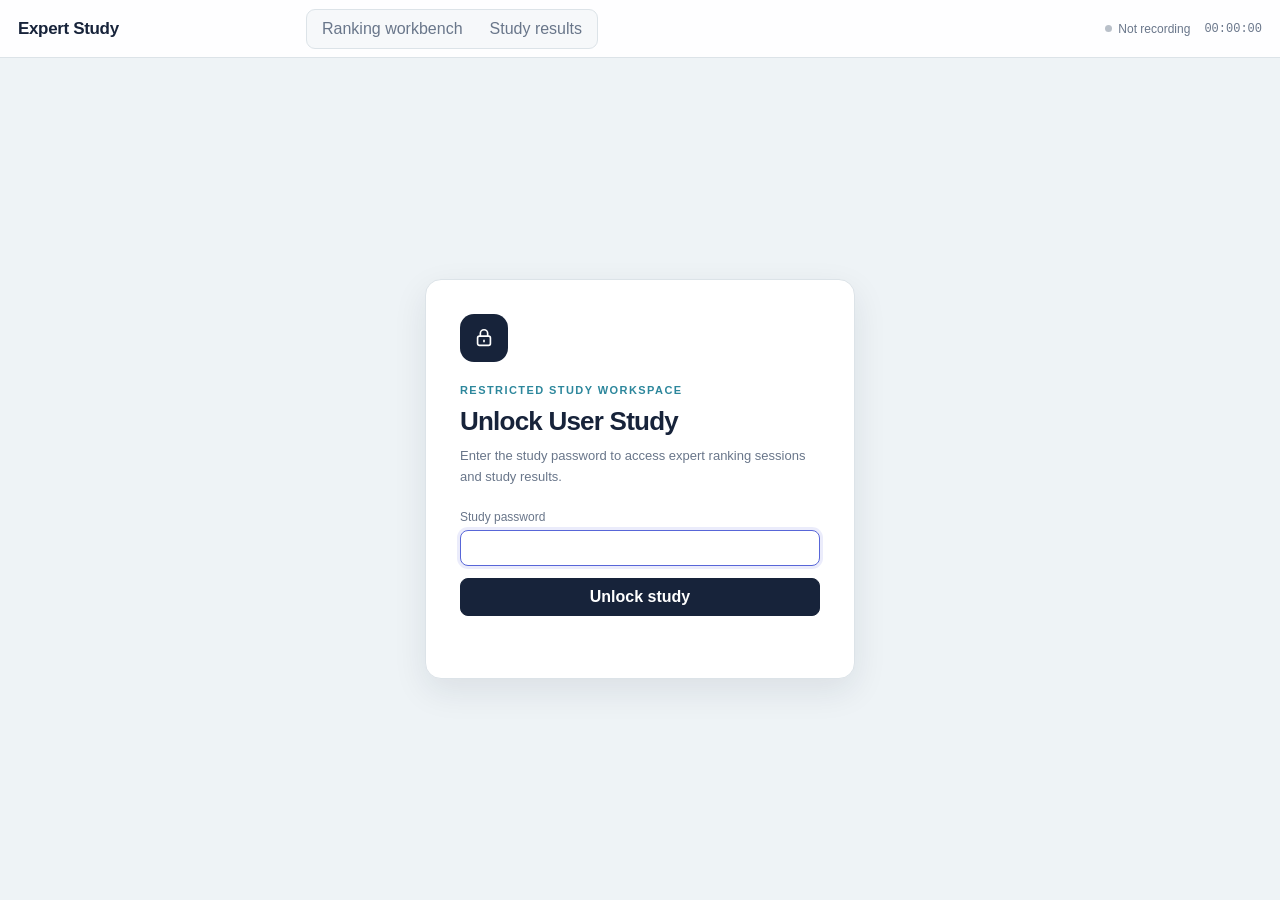
<file: core/web/static/study.html>
<!doctype html>
<html lang="en">
<head>
  <meta charset="utf-8">
  <meta name="viewport" content="width=device-width,initial-scale=1">
  <title>Expert Study</title>
  <style>
    :root {
      color-scheme: light;
      --bg: #f3f6f8;
      --paper: #fff;
      --ink: #17233a;
      --muted: #69768a;
      --line: #dce3e8;
      --line-strong: #c7d1da;
      --indigo: #5866d8;
      --cyan: #2d879c;
      --high: #16856a;
      --medium: #ad741b;
      --low: #68758a;
      --exclude: #b24d57;
      --shadow: 0 12px 34px rgba(23,35,58,.09);
      font-family: Inter, ui-sans-serif, -apple-system, BlinkMacSystemFont, "Segoe UI", sans-serif;
    }
    * { box-sizing: border-box; }
    html, body { height: 100%; margin: 0; background: var(--bg); color: var(--ink); }
    button, input, select { font: inherit; }
    button { color: inherit; }
    .app { height: 100%; display: flex; flex-direction: column; min-width: 960px; }
    .topbar {
      height: 58px; flex: 0 0 58px; display: flex; align-items: center; gap: 18px;
      padding: 0 18px; border-bottom: 1px solid var(--line); background: rgba(255,255,255,.94);
    }
    .brand { display: flex; align-items: center; min-width: 270px; }
    .brand strong { font-size: 17px; letter-spacing: -.02em; }
    .tabs { display: flex; align-items: center; gap: 3px; padding: 3px; border: 1px solid var(--line); border-radius: 9px; background: #f6f8fa; }
    body.embedded-route .tabs { display: none; }
    .tab { border: 0; background: transparent; border-radius: 6px; padding: 7px 12px; cursor: pointer; color: var(--muted); }
    .tab.active { background: var(--paper); color: var(--ink); box-shadow: 0 1px 3px rgba(23,35,58,.1); }
    .top-meta { margin-left: auto; display: flex; gap: 14px; align-items: center; color: var(--muted); font-size: 12px; }
    .recording { display: inline-flex; align-items: center; gap: 6px; }
    .recording::before { content: ""; width: 7px; height: 7px; border-radius: 50%; background: #b9c0c9; }
    .recording.live::before { background: #d24f5b; box-shadow: 0 0 0 4px rgba(210,79,91,.12); }
    .mono { font-family: "SFMono-Regular", Consolas, "Liberation Mono", monospace; font-variant-numeric: tabular-nums; }
    .view { flex: 1; min-height: 0; display: none; }
    .view.active { display: flex; }
    [hidden] { display: none !important; }

    .auth { align-items: center; justify-content: center; padding: 36px; background: #eef3f6; }
    .auth-card { width: min(430px, 100%); border: 1px solid var(--line); border-radius: 16px; background: var(--paper); box-shadow: var(--shadow); padding: 34px; }
    .auth-symbol { width: 48px; height: 48px; margin-bottom: 22px; display: grid; place-items: center; border-radius: 14px; background: var(--ink); color: white; }
    .auth-symbol svg { width: 22px; height: 22px; fill: none; stroke: currentColor; stroke-width: 1.8; }
    .auth-card h1 { margin: 10px 0 9px; font-size: 26px; letter-spacing: -.03em; }
    .auth-card > p { margin-bottom: 23px; color: var(--muted); font-size: 13px; line-height: 1.55; }
    .auth-form { display: grid; gap: 12px; }

    .setup { align-items: stretch; justify-content: center; overflow: auto; padding: 44px; }
    .setup-card { width: min(840px, 100%); margin: auto; display: grid; grid-template-columns: 1.05fr .95fr; background: var(--paper); border: 1px solid var(--line); border-radius: 16px; box-shadow: var(--shadow); overflow: hidden; }
    .setup-intro { padding: 38px; border-right: 1px solid var(--line); background: #f9fbfc; }
    .eyebrow { color: var(--cyan); font-size: 11px; letter-spacing: .13em; font-weight: 750; text-transform: uppercase; }
    h1, h2, h3, p { margin-top: 0; }
    .setup-intro h1 { font-size: 31px; line-height: 1.1; letter-spacing: -.035em; margin: 15px 0 13px; }
    .setup-intro p { color: var(--muted); line-height: 1.6; font-size: 14px; }
    .protocol { margin-top: 28px; display: grid; gap: 14px; }
    .protocol-row { display: grid; grid-template-columns: 26px 1fr; gap: 10px; align-items: start; }
    .protocol-num { width: 24px; height: 24px; display: grid; place-items: center; border-radius: 50%; background: #edf1ff; color: var(--indigo); font-weight: 700; font-size: 11px; }
    .protocol-row strong { display: block; font-size: 13px; margin-bottom: 3px; }
    .protocol-row span { color: var(--muted); font-size: 12px; line-height: 1.45; }
    .setup-form { padding: 34px; display: grid; align-content: center; gap: 15px; }
    label { display: grid; gap: 6px; color: var(--muted); font-size: 12px; }
    input, select { width: 100%; border: 1px solid var(--line-strong); border-radius: 8px; background: #fff; color: var(--ink); padding: 10px 11px; outline: none; }
    input:focus, select:focus { border-color: var(--indigo); box-shadow: 0 0 0 3px rgba(88,102,216,.12); }
    .form-row { display: grid; grid-template-columns: 1fr 1fr; gap: 12px; }
    .primary, .secondary, .ghost { border-radius: 8px; padding: 9px 13px; cursor: pointer; }
    .primary { border: 1px solid var(--ink); background: var(--ink); color: #fff; font-weight: 650; }
    .secondary { border: 1px solid var(--line-strong); background: var(--paper); }
    .ghost { border: 0; background: transparent; color: var(--muted); }
    .primary:hover { background: #24334f; }
    .form-note, .error { font-size: 11px; line-height: 1.45; color: var(--muted); }
    .error { color: var(--exclude); min-height: 16px; }

    .workbench { flex-direction: column; }
    .study-strip { height: 42px; flex: 0 0 42px; display: flex; align-items: center; gap: 14px; padding: 0 16px; border-bottom: 1px solid var(--line); background: #fafcfd; font-size: 12px; }
    .study-strip strong { font-size: 12px; }
    .study-strip .progress-track { width: 160px; height: 5px; background: #e2e7eb; border-radius: 5px; overflow: hidden; }
    .study-strip .progress-track span { display: block; height: 100%; background: var(--cyan); width: 0; transition: width .2s ease; }
    .strip-actions { margin-left: auto; display: flex; align-items: center; gap: 4px; }
    .workspace { flex: 1; min-height: 0; display: grid; grid-template-columns: 310px minmax(380px,1fr) 390px; }
    .panel { min-height: 0; background: var(--paper); }
    .candidate-panel { border-right: 1px solid var(--line); display: flex; flex-direction: column; }
    .panel-head { flex: 0 0 auto; padding: 15px 15px 11px; border-bottom: 1px solid var(--line); }
    .panel-head h2 { font-size: 14px; margin: 0 0 4px; }
    .panel-head p { color: var(--muted); font-size: 11px; margin: 0; }
    .filter-row { display: flex; gap: 6px; margin-top: 11px; }
    .filter-row input { padding: 7px 9px; font-size: 12px; }
    .mini-select { width: 92px; padding: 7px; font-size: 11px; }
    .candidate-list { overflow: auto; flex: 1; padding: 7px; }
    .candidate { width: 100%; border: 1px solid transparent; border-radius: 8px; background: transparent; padding: 10px; text-align: left; cursor: pointer; display: grid; grid-template-columns: 28px 1fr; gap: 8px; margin-bottom: 2px; }
    .candidate:hover { background: #f6f8fa; }
    .candidate.selected { border-color: #aeb8e9; background: #f4f5ff; }
    .candidate-index { color: var(--muted); font-size: 10px; padding-top: 2px; }
    .candidate-title { display: -webkit-box; -webkit-line-clamp: 2; -webkit-box-orient: vertical; overflow: hidden; font-size: 12px; line-height: 1.4; font-weight: 620; }
    .candidate-meta { display: flex; align-items: center; gap: 6px; margin-top: 5px; color: var(--muted); font-size: 10px; }
    .bucket-dot { width: 7px; height: 7px; border-radius: 50%; background: #c7ced5; }
    .bucket-dot.high { background: var(--high); } .bucket-dot.medium { background: var(--medium); }
    .bucket-dot.low { background: var(--low); } .bucket-dot.exclude { background: var(--exclude); }

    .graph-panel { min-width: 0; position: relative; display: flex; flex-direction: column; background: #f7f9fb; }
    .graph-head { height: 48px; display: flex; align-items: center; padding: 0 14px; border-bottom: 1px solid var(--line); background: rgba(255,255,255,.85); }
    .graph-head strong { font-size: 12px; }
    .graph-legend { margin-left: auto; display: flex; gap: 12px; font-size: 10px; color: var(--muted); }
    .legend-dot { display: inline-block; width: 7px; height: 7px; border-radius: 50%; margin-right: 4px; }
    .graph-wrap { flex: 1; min-height: 0; position: relative; overflow: hidden; }
    #evidence-graph { width: 100%; height: 100%; display: block; }
    .graph-empty { position: absolute; inset: 0; display: grid; place-items: center; color: var(--muted); font-size: 12px; pointer-events: none; }
    .graph-caption { position: absolute; left: 14px; bottom: 13px; max-width: 62%; padding: 8px 10px; background: rgba(255,255,255,.9); border: 1px solid var(--line); border-radius: 7px; color: var(--muted); font-size: 10px; line-height: 1.4; }
    .edge-line { stroke: #84a5ad; stroke-width: 2; opacity: .88; }
    .edge-line.active { stroke: var(--cyan); filter: drop-shadow(0 1px 2px rgba(45,135,156,.18)); }
    .edge-badge { fill: #f7fbfc; stroke: #bdd4da; stroke-width: 1; }
    .edge-label { fill: #456b74; font-size: 10px; font-weight: 700; text-anchor: middle; }
    .node-card { fill: #fff; stroke: #aeb7ea; stroke-width: 1.7; filter: drop-shadow(0 4px 8px rgba(23,35,58,.06)); }
    .node-card.target { fill: #f1fafb; stroke: #75aebc; }
    .node-accent { fill: var(--indigo); }
    .node-accent.target { fill: var(--cyan); }
    .node-kicker { fill: #7a8798; font-size: 8px; font-weight: 800; letter-spacing: 1.15px; }
    .node-label { fill: var(--ink); font-size: 11px; font-weight: 680; }

    .detail-panel { border-left: 1px solid var(--line); display: flex; flex-direction: column; overflow: auto; }
    .detail { padding: 17px; }
    .detail-id { color: var(--muted); font-size: 10px; margin-bottom: 8px; overflow-wrap: anywhere; }
    .detail h2 { font-size: 18px; line-height: 1.3; letter-spacing: -.015em; margin-bottom: 10px; }
    .detail-summary { color: #4e5d72; line-height: 1.55; font-size: 12px; }
    .assisted-score { display: none; border-left: 3px solid var(--indigo); background: #f1f2ff; padding: 9px 11px; margin: 11px 0; color: #4552b8; font-size: 11px; }
    .assisted .assisted-score { display: block; }
    .section-label { margin: 18px 0 8px; color: var(--muted); font-size: 10px; font-weight: 750; letter-spacing: .1em; text-transform: uppercase; }
    .evidence-list { display: grid; gap: 7px; }
    .evidence-item { border: 1px solid var(--line); border-radius: 7px; padding: 9px; font-size: 11px; line-height: 1.45; }
    .evidence-item strong { display: block; margin-bottom: 3px; }
    .evidence-item span { color: var(--muted); }
    .rank-dock { position: sticky; bottom: 0; margin-top: auto; border-top: 1px solid var(--line); background: rgba(255,255,255,.97); padding: 13px 15px 15px; }
    .rank-title { display: flex; justify-content: space-between; font-size: 11px; color: var(--muted); margin-bottom: 8px; }
    .bucket-grid { display: grid; grid-template-columns: 1fr 1fr; gap: 6px; }
    .bucket-btn { position: relative; border: 1px solid var(--line-strong); background: #fff; border-radius: 7px; padding: 9px; cursor: pointer; text-align: left; font-size: 11px; transition: transform .16s ease, border-color .16s ease, background .16s ease, box-shadow .16s ease; }
    .bucket-btn:hover { transform: translateY(-1px); border-color: #8f9aa7; }
    .bucket-btn span { display: inline-block; width: 7px; height: 7px; border-radius: 50%; margin-right: 6px; }
    .bucket-btn[data-bucket=high] span { background: var(--high); } .bucket-btn[data-bucket=medium] span { background: var(--medium); }
    .bucket-btn[data-bucket=low] span { background: var(--low); } .bucket-btn[data-bucket=exclude] span { background: var(--exclude); }
    .bucket-btn.active { border-color: currentColor; background: #f8fafb; box-shadow: inset 0 0 0 1px currentColor; }
    .bucket-btn.just-rated { animation: rating-confirm .42s ease; }
    .bucket-btn.just-rated::after { content: '✓'; position: absolute; right: 8px; top: 7px; width: 17px; height: 17px; display: grid; place-items: center; border-radius: 50%; color: #fff; background: var(--ink); font-size: 11px; font-weight: 800; }
    .bucket-btn.just-rated .key { opacity: 0; }
    @keyframes rating-confirm { 0% { transform: scale(.97); } 48% { transform: scale(1.025); } 100% { transform: scale(1); } }
    .rating-feedback { min-height: 30px; margin-top: 8px; border-radius: 7px; padding: 7px 9px; color: var(--muted); background: #f5f7f8; font-size: 10px; line-height: 1.45; }
    .rating-feedback.confirmed { color: #176b59; background: #edf8f4; }
    .rating-feedback.refine-needed { color: #6d5618; background: #fff8e7; }
    .key { float: right; color: #98a2ae; font-family: Consolas, monospace; }
    .refine-row { margin-top: 8px; display: flex; gap: 6px; }
    .refine-row button { flex: 1; }

    .pair-overlay { position: absolute; inset: 48px 0 0; z-index: 4; display: none; background: rgba(243,246,248,.97); padding: 24px; overflow: auto; }
    .pair-overlay.active { display: grid; place-items: center; }
    .pair-card { width: min(780px, 100%); background: white; border: 1px solid var(--line); box-shadow: var(--shadow); border-radius: 12px; padding: 22px; }
    .pair-progress { color: var(--muted); font-size: 11px; }
    .pair-card h2 { margin: 8px 0 18px; font-size: 19px; }
    .pair-options { display: grid; grid-template-columns: 1fr 1fr; gap: 12px; }
    .pair-choice { min-height: 170px; border: 1px solid var(--line-strong); border-radius: 9px; background: white; padding: 15px; text-align: left; cursor: pointer; }
    .pair-choice:hover { border-color: var(--indigo); background: #f7f7ff; }
    .pair-choice.chosen { border-color: var(--indigo); background: #eef0ff; box-shadow: inset 0 0 0 1px var(--indigo); transform: translateY(-2px); }
    .pair-choice.not-chosen { opacity: .48; }
    .pair-choice b { display: block; color: var(--indigo); margin-bottom: 10px; }
    .pair-choice strong { display: block; font-size: 14px; line-height: 1.4; }
    .pair-choice p { color: var(--muted); font-size: 11px; line-height: 1.45; margin: 9px 0 0; }

    .legacy-workspace { display: none; }
    .duel-workspace { flex: 1; min-height: 0; overflow: auto; padding: 18px 22px 24px; background: #f3f6f8; }
    .duel-shell { width: min(1320px, 100%); min-height: 100%; margin: 0 auto; display: flex; flex-direction: column; }
    .duel-head { display: flex; align-items: center; gap: 12px; margin-bottom: 13px; }
    .duel-stage { display: inline-flex; align-items: center; gap: 7px; border: 1px solid var(--line); border-radius: 999px; background: #fff; padding: 6px 10px; color: var(--muted); font-size: 10px; font-weight: 750; letter-spacing: .04em; }
    .duel-stage::before { content: ''; width: 7px; height: 7px; border-radius: 50%; background: var(--cyan); }
    .duel-stage.medium::before { background: var(--medium); }
    .duel-stage.hard::before { background: var(--exclude); }
    .duel-head p { margin: 0; color: var(--muted); font-size: 11px; }
    .duel-distance { margin-left: auto; color: var(--muted); font-size: 10px; }
    .directory-trigger { display: inline-flex; align-items: center; gap: 8px; border: 1px solid var(--line-strong); border-radius: 8px; background: #fff; color: var(--ink); padding: 6px 9px; cursor: pointer; font-size: 10.5px; font-weight: 720; }
    .directory-trigger:hover, .directory-trigger[aria-expanded=true] { border-color: #8f9ae0; background: #f7f7ff; color: #4352c3; }
    .directory-trigger b { min-width: 46px; border-left: 1px solid var(--line); padding-left: 8px; color: var(--muted); font: 700 9.5px/1.2 Consolas, monospace; }
    .question-directory-scrim { position: fixed; inset: 0; z-index: 40; border: 0; background: rgba(23,35,58,.18); opacity: 0; pointer-events: none; transition: opacity .18s ease; }
    .question-directory-scrim.open { opacity: 1; pointer-events: auto; }
    .question-directory { position: fixed; z-index: 41; top: 0; right: 0; bottom: 0; width: min(430px, calc(100vw - 24px)); display: flex; flex-direction: column; background: #fbfcfd; border-left: 1px solid var(--line); box-shadow: -18px 0 50px rgba(23,35,58,.14); transform: translateX(104%); transition: transform .2s ease; }
    .question-directory.open { transform: translateX(0); }
    .directory-head { display: flex; align-items: flex-start; gap: 12px; padding: 19px 20px 15px; border-bottom: 1px solid var(--line); background: #fff; }
    .directory-head h2 { margin: 0; font-size: 18px; letter-spacing: -.02em; }
    .directory-head p { margin: 5px 0 0; color: var(--muted); font-size: 10.5px; line-height: 1.45; }
    .directory-close { margin-left: auto; width: 30px; height: 30px; border: 1px solid var(--line); border-radius: 8px; background: #fff; color: var(--muted); cursor: pointer; font-size: 18px; line-height: 1; }
    .directory-close:hover { border-color: var(--line-strong); color: var(--ink); }
    .directory-summary { display: flex; align-items: center; gap: 12px; padding: 12px 20px; border-bottom: 1px solid var(--line); background: #f7f9fa; }
    .directory-summary strong { font-size: 21px; letter-spacing: -.025em; }
    .directory-summary span { color: var(--muted); font-size: 10.5px; }
    .directory-legend { margin-left: auto; display: flex; align-items: center; gap: 10px; }
    .directory-legend span { display: inline-flex; align-items: center; gap: 5px; white-space: nowrap; font-size: 10.5px; }
    .legend-box { width: 16px; height: 16px; border: 2px solid #8793a2; border-radius: 5px; background: #fff; }
    .legend-box.answered { border-color: #526172; background: #526172; }
    .legend-box.undecided { border-color: #8793a2; background: repeating-linear-gradient(135deg,#fff 0 3px,#dfe4e9 3px 6px); }
    .directory-groups { flex: 1; overflow: auto; padding: 15px 20px 24px; }
    .directory-group + .directory-group { margin-top: 19px; padding-top: 17px; border-top: 1px solid var(--line); }
    .directory-group-head { display: flex; align-items: center; margin-bottom: 9px; }
    .directory-group-head h3 { display: flex; align-items: center; gap: 7px; margin: 0; font-size: 12px; }
    .directory-group-head h3::before { content: ''; width: 8px; height: 8px; border-radius: 50%; background: var(--tier); }
    .directory-group-head span { margin-left: auto; color: var(--muted); font: 700 9.5px/1.2 Consolas, monospace; }
    .directory-group.easy, .question-index.easy { --tier: #2d879c; }
    .directory-group.medium, .question-index.medium { --tier: #a87519; }
    .directory-group.hard, .question-index.hard { --tier: #a94f60; }
    .question-grid { display: grid; grid-template-columns: repeat(8, minmax(0, 1fr)); gap: 7px; }
    .question-index { position: relative; min-width: 0; min-height: 48px; border: 1px solid #d8dfe5; border-radius: 8px; background: #fff; box-shadow: inset 0 4px 0 var(--tier); color: #536172; cursor: pointer; padding: 5px; text-align: center; font: 750 13px/1 Consolas, monospace; }
    .question-index:hover { z-index: 1; border-color: var(--tier); transform: translateY(-1px); }
    .question-index.answered { border-color: var(--tier); background: var(--tier); box-shadow: none; color: #fff; }
    .question-index.answered::after { content: '✓'; position: absolute; top: 5px; right: 6px; color: #fff; font: 900 15px/1 Arial, sans-serif; text-shadow: 0 1px 2px rgba(23,35,58,.25); }
    .question-index.undecided { border-color: var(--tier); background: repeating-linear-gradient(135deg,#fff 0 4px,#edf0f2 4px 8px); box-shadow: inset 0 3px 0 var(--tier); color: #4f5d6c; }
    .question-index.undecided::after { content: '?'; position: absolute; top: 5px; right: 6px; color: var(--tier); font: 900 15px/1 Arial, sans-serif; }
    .question-index.current { outline: 3px solid #1d293b; outline-offset: 2px; }
    .directory-foot { padding: 12px 20px 16px; border-top: 1px solid var(--line); background: #fff; }
    .directory-foot button { width: 100%; }
    .duel-grid { flex: 1; min-height: 0; display: grid; grid-template-columns: minmax(0,1fr) 54px minmax(0,1fr); align-items: stretch; }
    .duel-vs { display: grid; place-items: center; color: #8b96a5; font: 700 11px/1 Consolas, monospace; }
    .hypothesis-card { min-width: 0; border: 1px solid var(--line); border-radius: 13px; background: #fff; box-shadow: 0 8px 24px rgba(23,35,58,.055); overflow: hidden; transition: transform .18s ease, border-color .18s ease, opacity .18s ease; }
    .hypothesis-card.chosen { transform: translateY(-3px); border-color: var(--indigo); box-shadow: 0 10px 26px rgba(88,102,216,.14); }
    .hypothesis-card.not-chosen { opacity: .48; }
    .hypothesis-card-head { padding: 17px 18px 14px; border-bottom: 1px solid var(--line); background: linear-gradient(180deg,#fff,#fbfcfd); }
    .hypothesis-label { color: var(--indigo); font-size: 11px; font-weight: 800; letter-spacing: .12em; }
    .hypothesis-card h2 { margin: 9px 0 8px; font-size: 20px; line-height: 1.38; letter-spacing: -.015em; }
    .hypothesis-summary { margin: 0; color: #596878; font-size: 13px; line-height: 1.58; }
    .chain-strip { display: flex; align-items: center; gap: 7px; padding: 13px 18px; border-bottom: 1px solid var(--line); overflow: hidden; }
    .chain-node { min-width: 0; max-width: 42%; border: 1px solid #dce2e8; border-radius: 7px; background: #f8fafb; padding: 7px 9px; font-size: 12px; font-weight: 680; white-space: nowrap; overflow: hidden; text-overflow: ellipsis; }
    .chain-arrow { color: #7f8c9b; font-size: 13px; }
    .literature { padding: 16px 18px 19px; }
    .literature-title { display: flex; align-items: center; justify-content: space-between; margin-bottom: 10px; color: #667587; font-size: 11px; font-weight: 780; letter-spacing: .075em; text-transform: uppercase; }
    .paper-list { display: grid; gap: 9px; }
    .paper-item { border: 1px solid #dfe4f1; border-left: 4px solid #aeb7ea; border-radius: 9px; background: #f7f8fd; padding: 11px 12px; color: var(--ink); transition: border-color .16s ease, background .16s ease, box-shadow .16s ease; }
    .paper-item:hover { border-color: #aab4e9; border-left-color: var(--indigo); background: #fbfbff; box-shadow: 0 6px 16px rgba(45,59,123,.08); }
    .paper-title { display: block; color: var(--ink); font-size: 13px; font-weight: 760; line-height: 1.48; }
    .paper-control:focus-visible { outline: 3px solid rgba(88,102,216,.24); outline-offset: 2px; border-radius: 5px; }
    .paper-meta { margin-top: 5px; color: #687789; font-size: 11px; line-height: 1.45; }
    .paper-actions { display: flex; flex-wrap: wrap; align-items: center; gap: 7px; margin-top: 9px; }
    .paper-control { display: inline-flex; align-items: center; gap: 5px; min-height: 29px; border: 1px solid #d5dcec; border-radius: 7px; background: #fff; color: #536172; padding: 5px 8px; font: inherit; font-size: 10.5px; font-weight: 700; line-height: 1.2; text-decoration: none; cursor: pointer; }
    .paper-control:hover { border-color: #9ba7e6; color: #4352c3; background: #f8f8ff; }
    .paper-control.primary { border-color: #c8cff3; color: #4352c3; }
    .paper-control .arrow { font-size: 13px; line-height: 1; }
    .paper-excerpt { margin-top: 10px; border-top: 1px solid #e2e6f1; padding: 10px 3px 1px 12px; color: #445366; }
    .paper-excerpt::before { content: '“'; float: left; margin: -4px 0 0 -12px; color: #8f9ae0; font: 700 21px/1 Georgia, serif; }
    .paper-excerpt-label { margin-bottom: 5px; color: #697789; font-size: 9.5px; font-weight: 800; letter-spacing: .08em; text-transform: uppercase; }
    .paper-excerpt p { margin: 0 0 6px; font-size: 11.5px; line-height: 1.58; }
    .paper-abstract { margin-top: 9px; border-top: 1px solid #e2e6f1; padding-top: 8px; }
    .paper-abstract summary { width: fit-content; color: #4b59c7; font-size: 10.5px; font-weight: 750; cursor: pointer; }
    .paper-abstract p { max-height: 180px; margin-top: 8px; overflow: auto; color: #526174; }
    .paper-empty { border: 1px dashed var(--line-strong); border-radius: 7px; padding: 10px; color: var(--muted); font-size: 10px; line-height: 1.45; }
    .duel-actions { display: grid; grid-template-columns: 1fr minmax(150px,.55fr) 1fr; gap: 10px; margin-top: 14px; }
    .duel-action { min-height: 44px; border: 1px solid var(--line-strong); border-radius: 9px; background: #fff; color: var(--ink); cursor: pointer; font-weight: 700; }
    .duel-action:hover { border-color: var(--indigo); background: #f7f7ff; }
    .duel-action.unsure { color: var(--muted); background: #f8fafb; }
    .duel-action.chosen { border-color: var(--cyan); background: #eaf6f5; color: #176b59; }
    .duel-action .key { float: none; margin-left: 8px; }
    .duel-complete { display: none; flex: 1; place-items: center; }
    .duel-complete.active { display: grid; }
    .duel-complete-card { width: min(520px,100%); border: 1px solid var(--line); border-radius: 14px; background: #fff; box-shadow: var(--shadow); padding: 28px; text-align: center; }
    .duel-complete-card h2 { margin: 10px 0 8px; font-size: 23px; }
    .duel-complete-card p { color: var(--muted); font-size: 12px; line-height: 1.55; }
    .duel-complete-actions { display: grid; grid-template-columns: 1fr 1fr; gap: 10px; margin-top: 16px; }
    .duel-complete-actions button { min-height: 42px; }
    .export-status { min-height: 18px; margin-top: 10px; color: var(--muted); font-size: 11px; line-height: 1.45; overflow-wrap: anywhere; }
    .export-status.error { color: #a8444f; }
    @media (max-width: 980px) { .duel-grid { grid-template-columns: 1fr; gap: 10px; } .duel-vs { min-height: 24px; } .duel-actions { grid-template-columns: 1fr; } .directory-trigger span { display: none; } }
    @media (prefers-reduced-motion: reduce) { .question-directory, .question-directory-scrim, .question-index { transition: none; } }

    .results { overflow: auto; padding: 24px; display: none; }
    .results.active { display: block; }
    .results-shell { width: min(1180px, 100%); margin: 0 auto; }
    .results-head { display: flex; align-items: end; gap: 20px; margin-bottom: 18px; }
    .results-head h1 { font-size: 25px; letter-spacing: -.025em; margin: 6px 0 0; }
    .results-tools { margin-left: auto; display: flex; flex-wrap: wrap; justify-content: flex-end; align-items: end; gap: 8px; }
    .results-tools label { width: 210px; }
    .results-tools .export-status { flex-basis: 100%; margin-top: 0; text-align: right; }
    .result-grid { display: grid; grid-template-columns: 1fr 1fr 1fr; gap: 12px; }
    .metric { background: white; border: 1px solid var(--line); border-radius: 10px; padding: 16px; }
    .metric small { color: var(--muted); font-size: 10px; text-transform: uppercase; letter-spacing: .08em; }
    .metric strong { display: block; margin-top: 8px; font-size: 24px; letter-spacing: -.03em; }
    .analysis { margin-top: 12px; display: grid; grid-template-columns: 1.1fr .9fr; gap: 12px; }
    .analysis-card { background: white; border: 1px solid var(--line); border-radius: 10px; padding: 16px; min-width: 0; }
    .analysis-card h2 { font-size: 14px; margin-bottom: 3px; }
    .analysis-card > p { color: var(--muted); font-size: 11px; }
    #curve-chart { width: 100%; height: 280px; display: block; }
    table { width: 100%; border-collapse: collapse; font-size: 11px; }
    th, td { border-bottom: 1px solid var(--line); padding: 8px 6px; text-align: right; }
    th:first-child, td:first-child { text-align: left; }
    th { color: var(--muted); font-weight: 650; }
    .import-row { display: flex; gap: 7px; margin-top: 14px; }
    .import-row input { font-size: 11px; padding: 8px; }
    .empty-results { color: var(--muted); text-align: center; padding: 70px 20px; }
    @media (max-width: 1120px) { .workspace { grid-template-columns: 270px minmax(330px,1fr) 340px; } }
  </style>
</head>
<body>
  <main class="app" id="app">
    <header class="topbar">
      <div class="brand"><strong data-i18n="expertStudy">Expert Study</strong></div>
      <nav class="tabs">
        <button class="tab active" data-view="setup" data-i18n="workbench">Ranking workbench</button>
        <button class="tab" data-view="results" data-i18n="studyResults">Study results</button>
      </nav>
      <div class="top-meta"><span id="session-label" class="mono"></span><span id="recording" class="recording" data-i18n="notRecording">Not recording</span><span id="timer" class="mono">00:00:00</span></div>
    </header>

    <section class="view auth active" id="auth-view">
      <div class="auth-card">
        <div class="auth-symbol" aria-hidden="true"><svg viewBox="0 0 24 24"><rect x="5" y="10" width="14" height="10" rx="2"/><path d="M8 10V7a4 4 0 0 1 8 0v3"/><path d="M12 14v2.5"/></svg></div>
        <div class="eyebrow" data-i18n="restrictedStudy">Restricted study workspace</div>
        <h1 data-i18n="unlockStudy">Unlock User Study</h1>
        <p data-i18n="unlockDesc">Enter the study password to access expert ranking sessions and study results.</p>
        <form class="auth-form" id="auth-form">
          <label><span data-i18n="studyPassword">Study password</span><input id="study-password" type="password" autocomplete="current-password" required autofocus></label>
          <button class="primary" id="unlock-btn" type="submit" data-i18n="unlock">Unlock study</button>
          <div class="error" id="auth-error"></div>
        </form>
      </div>
    </section>

    <section class="view setup" id="setup-view">
      <div class="setup-card">
        <div class="setup-intro">
          <div class="eyebrow" data-i18n="caseStudyOne">Case Study 1 · Expert protocol</div>
          <h1 data-i18n="caseTitle">Rank transdiagnostic brain hypotheses</h1>
          <p data-i18n="caseIntro">Review every candidate with its graph-grounded evidence. Your active decision time and final ordering are recorded for the study.</p>
          <div class="protocol">
            <div class="protocol-row"><span class="protocol-num">1</span><div><strong data-i18n="triageTitle">Three-tier question bank</strong><span data-i18n="triageDesc">300 questions: 100 easy, 100 medium, and 100 hard.</span></div></div>
            <div class="protocol-row"><span class="protocol-num">2</span><div><strong data-i18n="refineTitle">Progressive difficulty</strong><span data-i18n="refineDesc">Questions progress from one differing hypothesis position to three.</span></div></div>
            <div class="protocol-row"><span class="protocol-num">3</span><div><strong data-i18n="submitTitle">Auditable ranking</strong><span data-i18n="submitDesc">Submit a complete order with timing, provenance hashes, and interaction history.</span></div></div>
          </div>
        </div>
        <form class="setup-form" id="setup-form">
          <label><span data-i18n="studyId">Study ID</span><input id="study-id" value="case1-user-study" required></label>
          <div class="form-row">
            <label><span data-i18n="participantId">Name / ID</span><input id="participant-id" data-i18n-placeholder="participantPlaceholder" placeholder="Name or expert-001" autocomplete="off" required></label>
            <label><span data-i18n="condition">Condition</span><select id="condition"><option value="manual" data-i18n="manual">Human only (blinded)</option><option value="assisted" data-i18n="assisted">Generator assisted</option><option value="generator" data-i18n="generator">Generator baseline</option></select></label>
          </div>
          <label><span data-i18n="candidateFile">Candidate hypothesis JSON</span><input id="candidate-path" list="candidate-sources" required><datalist id="candidate-sources"></datalist></label>
          <div class="form-row">
            <label><span data-i18n="seed">Random seed</span><input id="seed" type="number" value="0"></label>
            <label><span data-i18n="graphSnapshot">Graph snapshot (optional)</span><input id="graph-path"></label>
          </div>
          <button class="primary" id="start-btn" type="submit" data-i18n="startStudy">Start ranking session</button>
          <div class="form-note" id="storage-note"></div><div class="error" id="setup-error"></div>
        </form>
      </div>
    </section>

    <section class="view workbench" id="workbench-view">
      <div class="study-strip"><strong id="participant-label"></strong><span id="condition-label"></span><div class="progress-track"><span id="progress-fill"></span></div><span id="progress-text"></span><div class="strip-actions"><button class="directory-trigger" id="question-directory-btn" type="button" aria-expanded="false" aria-controls="question-directory"><span data-i18n="questionDirectory">Question directory</span><b id="directory-trigger-count">0 / 300</b></button><button class="ghost" id="pause-btn" data-i18n="pause">Pause</button><button class="ghost" id="end-btn" data-i18n="endSession">End session</button></div></div>
      <div class="duel-workspace">
        <div class="duel-shell" id="duel-active">
          <div class="duel-head"><span class="duel-stage" id="duel-stage"></span><p data-i18n="comparePrompt">Review the hypotheses and their strongest supporting literature.</p><span class="duel-distance mono" id="duel-distance"></span></div>
          <div class="duel-grid"><article class="hypothesis-card" id="duel-left"></article><div class="duel-vs">VS</div><article class="hypothesis-card" id="duel-right"></article></div>
          <div class="duel-actions"><button class="duel-action" id="choose-left"><span data-i18n="leftBetter">Left hypothesis is better</span><i class="key">1</i></button><button class="duel-action unsure" id="choose-unsure"><span data-i18n="cannotJudge">Cannot judge</span><i class="key">2</i></button><button class="duel-action" id="choose-right"><span data-i18n="rightBetter">Right hypothesis is better</span><i class="key">3</i></button></div>
        </div>
        <div class="duel-complete" id="duel-complete"><div class="duel-complete-card"><div class="eyebrow" data-i18n="comparisonComplete">Comparison complete</div><h2 data-i18n="rankingReady">Your comparison set is complete</h2><p id="duel-summary"></p><div class="duel-complete-actions"><button class="secondary" id="export-results" type="button" data-i18n="exportResults">Export result file</button><button class="primary" id="duel-submit" data-i18n="submitComparisons">Submit comparisons</button></div><div class="export-status" id="export-status" role="status" aria-live="polite"></div></div></div>
      </div>
      <div class="workspace legacy-workspace" aria-hidden="true">
        <aside class="panel candidate-panel">
          <div class="panel-head"><h2 data-i18n="candidatePool">Candidate pool</h2><p data-i18n="candidateHint">Select a hypothesis to inspect its evidence path.</p><div class="filter-row"><input id="candidate-search" type="search" data-i18n-placeholder="searchCandidates" placeholder="Search candidates"><select class="mini-select" id="bucket-filter"><option value="all" data-i18n="all">All</option><option value="unranked" data-i18n="unranked">Unranked</option><option value="high">High</option><option value="medium">Medium</option><option value="low">Low</option><option value="exclude">Exclude</option></select></div></div>
          <div class="candidate-list" id="candidate-list"></div>
        </aside>
        <section class="panel graph-panel">
          <div class="graph-head"><strong data-i18n="evidenceGraph">Evidence graph</strong><div class="graph-legend"><span><i class="legend-dot" style="background:#5866d8"></i><span data-i18n="sourceConcept">Source concept</span></span><span><i class="legend-dot" style="background:#2d879c"></i><span data-i18n="targetFeature">Target feature</span></span></div></div>
          <div class="graph-wrap"><svg id="evidence-graph" viewBox="0 0 920 560" preserveAspectRatio="xMidYMid meet"></svg><div class="graph-empty" id="graph-empty" data-i18n="selectCandidate">Select a candidate to inspect its evidence path.</div><div class="graph-caption" id="graph-caption" hidden></div></div>
          <div class="pair-overlay" id="pair-overlay"><div class="pair-card"><div class="pair-progress" id="pair-progress"></div><h2 data-i18n="whichPriority">Which hypothesis should be tested first?</h2><div class="pair-options"><button class="pair-choice" id="pair-a"></button><button class="pair-choice" id="pair-b"></button></div><div class="refine-row"><button class="ghost" id="skip-pair" data-i18n="skipComparison">Skip comparison</button><button class="secondary" id="finish-refine" data-i18n="finishRefinement">Finish refinement</button></div></div></div>
        </section>
        <aside class="panel detail-panel" id="detail-panel"><div class="detail" id="detail"><div class="empty-results" data-i18n="noCandidate">No candidate selected</div></div><div class="rank-dock" id="rank-dock" hidden><div class="rank-title"><span data-i18n="priorityTier">Priority tier</span><span data-i18n="shortcuts">Shortcuts 1–4</span></div><div class="bucket-grid"><button class="bucket-btn" data-bucket="high" aria-pressed="false"><span></span><b data-i18n="high">High</b><i class="key">1</i></button><button class="bucket-btn" data-bucket="medium" aria-pressed="false"><span></span><b data-i18n="medium">Medium</b><i class="key">2</i></button><button class="bucket-btn" data-bucket="low" aria-pressed="false"><span></span><b data-i18n="low">Low</b><i class="key">3</i></button><button class="bucket-btn" data-bucket="exclude" aria-pressed="false"><span></span><b data-i18n="exclude">Exclude</b><i class="key">4</i></button></div><div class="rating-feedback" id="rating-feedback" role="status" aria-live="polite" data-i18n="tierGuidance">Choose a tier. A short same-tier refinement will create the final order.</div><div class="refine-row"><button class="secondary" id="refine-btn" disabled data-i18n="refineRanking">Refine ranking</button><button class="primary" id="submit-btn" disabled data-i18n="submitRanking">Submit ranking</button></div></div></aside>
      </div>
      <button class="question-directory-scrim" id="question-directory-scrim" type="button" tabindex="-1" data-i18n-aria-label="closeDirectory" aria-label="Close question directory"></button>
      <aside class="question-directory" id="question-directory" aria-hidden="true" aria-labelledby="question-directory-title">
        <div class="directory-head"><div><h2 id="question-directory-title" data-i18n="questionDirectory">Question directory</h2><p data-i18n="directoryHint">Jump to any question. Previous answers remain editable.</p></div><button class="directory-close" id="question-directory-close" type="button" data-i18n-aria-label="closeDirectory" aria-label="Close question directory">×</button></div>
        <div class="directory-summary"><strong id="directory-answer-count">0 / 300</strong><span data-i18n="answered">answered</span><div class="directory-legend"><span><i class="legend-box"></i><span data-i18n="unanswered">Unanswered</span></span><span><i class="legend-box answered"></i><span data-i18n="answered">Answered</span></span><span><i class="legend-box undecided"></i><span data-i18n="cannotJudge">Cannot judge</span></span></div></div>
        <div class="directory-groups" id="question-directory-groups"></div>
        <div class="directory-foot"><button class="secondary" id="next-unanswered" type="button" data-i18n="nextUnanswered">Go to next unanswered</button></div>
      </aside>
    </section>

    <section class="view results" id="results-view">
      <div class="results-shell">
        <div class="results-head"><div><div class="eyebrow" data-i18n="caseAnalysis">Case Study 1 · Analysis</div><h1 data-i18n="studyResults">Study results</h1></div><div class="results-tools"><label><span data-i18n="studyId">Study ID</span><input id="results-study-id" value="case1-user-study"></label><button class="secondary" id="export-results-after-submit" type="button" data-i18n="exportResults" hidden>Export result file</button><button class="primary" id="load-results" data-i18n="loadResults">Load results</button><div class="export-status" id="results-export-status" role="status" aria-live="polite"></div></div></div>
        <div id="results-content"><div class="empty-results" data-i18n="loadPrompt">Load a study to compare ranking time and discovery efficiency.</div></div>
      </div>
    </section>
  </main>
  <script>
  (() => {
    const params = new URLSearchParams(location.search);
    const lang = params.get('lang') === 'zh' || (!params.get('lang') && navigator.language.toLowerCase().startsWith('zh')) ? 'zh' : 'en';
    document.documentElement.lang = lang === 'zh' ? 'zh-CN' : 'en';
    const strings = {
      expertStudy:['Expert Study','专家研究'], workbench:['Ranking workbench','排序工作台'], studyResults:['Study results','研究结果'],
      restrictedStudy:['Restricted study workspace','受限研究工作区'], unlockStudy:['Unlock User Study','解锁 User Study'], unlockDesc:['Enter the study password to access expert ranking sessions and study results.','请输入研究密码，以访问专家排序会话和研究结果。'], studyPassword:['Study password','研究密码'], unlock:['Unlock study','解锁研究'], incorrectPassword:['Incorrect study password.','研究密码错误。'],
      notRecording:['Not recording','未记录'], caseStudyOne:['Case Study 1 · Expert protocol','案例研究 1 · 专家实验协议'],
      caseTitle:['Compare transdiagnostic brain hypotheses','比较跨诊断脑影像假设'], caseIntro:['Each screen shows two blinded hypotheses with their strongest supporting literature. Choose the one that should be tested first, or mark the pair as undecidable.','每次展示两个盲法假设及其最相关的文献证据。请选择更应该优先检验的一个，或标记为无法判断。'],
      triageTitle:['Three-tier question bank','三档题库'], triageDesc:['300 questions: 100 easy, 100 medium, and 100 hard.','共 300 道题：容易、中等、困难各 100 道。'],
      refineTitle:['Progressive difficulty','逐步增加难度'], refineDesc:['Questions progress from one differing hypothesis position to three.','题目从假设中一个位置不同，逐步增加到三个位置不同。'],
      submitTitle:['Auditable preferences','可审计的偏好记录'], submitDesc:['Every choice, undecidable response, decision time, and structural distance is recorded.','记录每次选择、无法判断、决策时间和结构距离。'],
      studyId:['Study ID','研究 ID'], participantId:['Name / ID','姓名 / ID'], participantPlaceholder:['Name or an ID you choose','填写姓名或自定义 ID'], condition:['Condition','实验条件'], manual:['Human only (blinded)','仅人工（盲排）'], assisted:['Generator assisted','生成器辅助'], generator:['Generator baseline','生成器基线'],
      candidateFile:['Candidate hypothesis JSON','候选假设 JSON'], seed:['Random seed','随机种子'], graphSnapshot:['Graph snapshot (optional)','图谱快照（可选）'], startStudy:['Start ranking session','开始排序会话'],
      pause:['Pause','暂停'], resume:['Resume','继续'], endSession:['End session','结束会话'], candidatePool:['Candidate pool','候选假设池'], candidateHint:['Select a hypothesis to inspect its evidence path.','选择假设以检查其证据路径。'], searchCandidates:['Search candidates','搜索候选假设'], all:['All','全部'], unranked:['Unranked','未判断'],
      evidenceGraph:['Evidence graph','证据图谱'], sourceConcept:['Source concept','来源概念'], targetFeature:['Target feature','目标特征'], selectCandidate:['Select a candidate to inspect its evidence path.','选择候选假设以检查证据路径。'],
      whichPriority:['Which hypothesis should be tested first?','哪个假设应该优先检验？'], skipComparison:['Skip comparison','跳过本次比较'], finishRefinement:['Finish refinement','完成精排'], noCandidate:['No candidate selected','尚未选择候选假设'], priorityTier:['Priority tier','优先级'], shortcuts:['Shortcuts 1–4','快捷键 1–4'], high:['High','高'], medium:['Medium','中'], low:['Low','低'], exclude:['Exclude','排除'], refineRanking:['Refine within tiers','同档精排'], submitRanking:['Submit ranking','提交排序'],
      tierGuidance:['Choose a tier. A short same-tier refinement will create the final order.','先选择优先级；随后通过少量同档比较生成最终顺序。'], tierRecorded:['Recorded as {tier}. Opening the next unranked hypothesis…','已记录为“{tier}”，正在打开下一个未判断假设…'], triageComplete:['Initial triage complete. Refine same-tier ties before submitting.','初筛已完成。请先完成同档精排，再提交最终顺序。'], refinementComplete:['Refinement complete. The final order is ready to submit.','精排已完成，可以提交最终顺序。'],
      comparePrompt:['Review the hypotheses and their strongest supporting literature.','请审阅两个假设及其最相关的文献证据。'], leftBetter:['Left hypothesis is better','左侧假设更好'], rightBetter:['Right hypothesis is better','右侧假设更好'], cannotJudge:['Cannot judge','无法判断'],
      easyPair:['Easy · one hypothesis position differs','容易 · 假设中一个位置不同'], mediumPair:['Medium · two hypothesis positions differ','中等 · 假设中两个位置不同'], hardPair:['Hard · three or more positions differ','困难 · 假设中三个或更多位置不同'], structuralDistance:['Structural distance','结构距离'],
      questionDirectory:['Question directory','题目目录'], directoryHint:['Jump to any question. Previous answers remain editable.','快速跳转到任意题目，已回答的题目仍可修改。'], closeDirectory:['Close question directory','关闭题目目录'], answered:['Answered','已回答'], unanswered:['Unanswered','未回答'], nextUnanswered:['Go to next unanswered','跳转到下一道未回答题目'], easyDifficulty:['Easy','容易'], mediumDifficulty:['Medium','中等'], hardDifficulty:['Hard','困难'], leftSelected:['Left selected','已选择左侧'], rightSelected:['Right selected','已选择右侧'], currentQuestion:['Current question','当前题目'],
      hypothesisA:['Hypothesis A','假设 A'], hypothesisB:['Hypothesis B','假设 B'], relevantLiterature:['Relevant literature','相关参考文献'], reportedEvidence:['Reported evidence','已报告证据'], openPaper:['Open paper','打开论文'], findPapers:['Search title on Google Scholar','在 Google Scholar 检索标题'], showRelevantText:['Show relevant text','展开相关原文'], hideRelevantText:['Hide relevant text','收起相关原文'], sourceExcerpt:['Most relevant source text','与假设最相关的原文'], paperAbstract:['Abstract','摘要'], noPaperDetails:['No titled bibliographic record is available for this hypothesis.','此假设暂无带标题的参考文献记录。'],
      comparisonComplete:['Comparison complete','比较完成'], rankingReady:['Your comparison set is complete','本轮假设比较已完成'], exportResults:['Export result file','导出结果文件'], exportSaved:['Saved to {path}','已保存到 {path}'], exportCanceled:['Export canceled.','已取消导出。'], exportFailed:['Could not export results: {error}','无法导出结果：{error}'], submitComparisons:['Submit comparisons','提交比较结果'], comparisonSummary:['{decided} decided · {unsure} cannot judge · {total} total','已选择 {decided} 组 · 无法判断 {unsure} 组 · 共 {total} 组'], comparisonSaved:['Pairwise preferences and decision times were saved.','成对偏好和决策时间已保存。'],
      caseAnalysis:['Case Study 1 · Analysis','案例研究 1 · 分析'], loadResults:['Load results','加载结果'], loadPrompt:['Load a study to compare ranking time and discovery efficiency.','加载研究以比较排序时间与发现效率。'],
      activeTime:['Active time','有效时间'], ranked:['ranked','已判断'], graphEvidence:['Graph evidence','图谱证据'], noEvidence:['No structured path evidence is available for this candidate.','此候选假设没有可用的结构化路径证据。'],
      generatorSignal:['Generator signal','生成器信号'], compositeScore:['Composite score','综合分数'], evidenceItems:['Evidence items','证据条目'], hypothesisType:['Hypothesis type','假设类型'],
      sessionComplete:['Ranking submitted. The immutable candidate snapshot and event history were saved.','排序已提交。不可变候选快照及交互历史已经保存。'], confirmEnd:['End this session without submitting a ranking?','不提交排序并结束当前会话吗？'], mustRank:['Classify every candidate before submitting.','提交前需要判断所有候选假设。'],
      rankingSaving:['Ranking time saved','排序节省时间'], completedSessions:['Completed sessions','已完成会话'], runtimeResults:['Runtime results','运行结果'], manualMean:['Manual mean','人工平均'], assistedMean:['Assisted mean','辅助平均'], discoveryCurve:['Confirmed-hypothesis discovery time','证实假设发现时间'], discoveryDesc:['Cumulative NeuroRuntime time required to reach each share of all confirmed hypotheses.','发现全部证实假设中各比例所需的 NeuroRuntime 累计时间。'],
      fraction:['Confirmed share','证实比例'], manualTime:['Manual','人工'], assistedTime:['Assisted','辅助'], generatorTime:['Generator','生成器'], importRuntime:['Import NeuroRuntime JSON','导入 NeuroRuntime JSON'], import:['Import','导入'], seconds:['s','秒'], noData:['No completed sessions yet.','暂无已完成的会话。']
    };
    const t = key => (strings[key] || [key,key])[lang === 'zh' ? 1 : 0];
    document.querySelectorAll('[data-i18n]').forEach(el => el.textContent = t(el.dataset.i18n));
    document.querySelectorAll('[data-i18n-placeholder]').forEach(el => el.placeholder = t(el.dataset.i18nPlaceholder));
    document.querySelectorAll('[data-i18n-aria-label]').forEach(el => el.setAttribute('aria-label',t(el.dataset.i18nAriaLabel)));

    const $ = id => document.getElementById(id);
    if (params.get('embedded') === '1') document.body.classList.add('embedded-route');
    const requestedView = params.get('view') === 'results' ? 'results' : 'setup';
    const state = { authToken:sessionStorage.getItem('neurodiscoveryStudyToken')||'', authenticated:false, pendingView:requestedView, session:null, candidates:[], selectedId:null, selectedAt:0, buckets:{}, wins:{}, pairs:[], pairIndex:0, pairBusy:false, pairwiseActive:false, comparisonPairs:[], comparisonIndex:0, ratings:{}, pairResults:[], questionStats:{}, pairStartedAt:0, pairOpenedAt:0, duelBusy:false, directoryOpen:false, directoryReturnFocus:null, eventQueue:[], startedAt:0, completedAt:0, activeMs:0, activeSince:0, paused:false, refined:false, flushTimer:null, advanceTimer:null, exportBusy:false };
    const views = { auth:$('auth-view'), setup:$('setup-view'), workbench:$('workbench-view'), results:$('results-view') };

    function showView(name) {
      if (name !== 'auth' && !state.authenticated) { state.pendingView=name; name='auth'; }
      Object.entries(views).forEach(([key,el]) => el.classList.toggle('active', key === name));
      document.querySelectorAll('.tab').forEach(btn => btn.classList.toggle('active', btn.dataset.view === (name === 'workbench' ? 'setup' : name)));
      if (name === 'results') $('results-study-id').value = $('study-id').value || 'case1-user-study';
    }
    document.querySelectorAll('.tab').forEach(btn => btn.addEventListener('click', () => showView(btn.dataset.view === 'setup' && state.session ? 'workbench' : btn.dataset.view)));

    async function api(url, options={}) {
      const headers = {'Content-Type':'application/json', ...(options.headers||{})};
      if (state.authToken) headers['X-NeuroDiscovery-Study-Token']=state.authToken;
      const response = await fetch(url, { ...options, headers });
      const payload = await response.json().catch(() => ({}));
      if (!response.ok) {
        const error=new Error(payload.error || `HTTP ${response.status}`);error.status=response.status;
        if(response.status===401){state.authenticated=false;state.authToken='';sessionStorage.removeItem('neurodiscoveryStudyToken');showView('auth');}
        throw error;
      }
      return payload;
    }
    function fmtTime(seconds) {
      if (seconds == null || Number.isNaN(Number(seconds))) return '—';
      const total = Math.max(0, Math.round(Number(seconds))); const h=Math.floor(total/3600), m=Math.floor(total%3600/60), s=total%60;
      return `${String(h).padStart(2,'0')}:${String(m).padStart(2,'0')}:${String(s).padStart(2,'0')}`;
    }
    function formatDurationMs(milliseconds) { return fmtTime(Math.max(0,Number(milliseconds)||0)/1000); }
    function toIsoDateTime(value) {
      if(value==null||value==='')return null;
      const numeric=typeof value==='number'||/^\d+(?:\.\d+)?$/.test(String(value).trim())?Number(value):NaN;
      const date=Number.isFinite(numeric)?new Date(numeric<1e12?numeric*1000:numeric):new Date(value);
      return Number.isNaN(date.getTime())?null:date.toISOString();
    }
    function isActive() { return state.session && state.pairwiseActive && !state.paused && !document.hidden && document.hasFocus(); }
    function syncActive() {
      const now=performance.now();
      if (state.activeSince) { state.activeMs += now-state.activeSince; state.activeSince=0; }
      if (isActive()) state.activeSince=now;
    }
    setInterval(() => { syncActive(); $('timer').textContent=fmtTime(state.activeMs/1000); }, 500);
    ['visibilitychange','focus','blur'].forEach(name => window.addEventListener(name, syncActive));
    function logEvent(type, hypothesisId=null, payload={}) {
      state.eventQueue.push({type,hypothesis_id:hypothesisId,elapsed_ms:state.activeMs+(state.activeSince ? performance.now()-state.activeSince : 0),payload});
      if (state.eventQueue.length >= 10) flushEvents();
    }
    async function flushEvents() {
      if (!state.session || !state.eventQueue.length) return;
      const events=state.eventQueue.splice(0);
      try { await api(`/api/studies/sessions/${state.session.session_id}/events`, {method:'POST',body:JSON.stringify({events})}); }
      catch (_) { state.eventQueue.unshift(...events); }
    }
    window.addEventListener('beforeunload', () => {
      syncActive(); if (!state.session || !state.eventQueue.length) return;
      fetch(`/api/studies/sessions/${state.session.session_id}/events`,{method:'POST',headers:{'Content-Type':'application/json','X-NeuroDiscovery-Study-Token':state.authToken},body:JSON.stringify({events:state.eventQueue}),keepalive:true});
    });

    $('auth-form').addEventListener('submit', async event => {
      event.preventDefault();$('auth-error').textContent='';$('unlock-btn').disabled=true;
      try{
        const response=await fetch('/api/studies/auth',{method:'POST',headers:{'Content-Type':'application/json'},body:JSON.stringify({password:$('study-password').value})});
        const payload=await response.json().catch(()=>({}));
        if(!response.ok)throw new Error(response.status===401?t('incorrectPassword'):(payload.error||`HTTP ${response.status}`));
        state.authToken=payload.token;state.authenticated=true;sessionStorage.setItem('neurodiscoveryStudyToken',payload.token);$('study-password').value='';
        const loaded=await loadConfig();if(loaded)showView(state.pendingView||requestedView);
      }catch(err){$('auth-error').textContent=err.message;}finally{$('unlock-btn').disabled=false;}
    });

    async function loadConfig() {
      try {
        const config=await api('/api/studies/config');
        $('candidate-sources').innerHTML=(config.suggested_candidate_sources||[]).map(path=>`<option value="${escapeHtml(path)}"></option>`).join('');
        if (config.suggested_candidate_sources?.length) $('candidate-path').value=config.suggested_candidate_sources[0];
        if (config.graph_path) $('graph-path').value=config.graph_path;
        $('storage-note').textContent=(lang==='zh'?'研究数据目录：':'Study data root: ')+config.study_root;
        return true;
      } catch (err) { if(err.status!==401)$('setup-error').textContent=err.message;return false; }
    }
    $('setup-form').addEventListener('submit', async event => {
      event.preventDefault(); $('setup-error').textContent=''; $('start-btn').disabled=true;
      try {
        const session=await api('/api/studies/sessions',{method:'POST',body:JSON.stringify({study_id:$('study-id').value.trim(),participant_id:$('participant-id').value.trim(),condition:$('condition').value,candidate_path:$('candidate-path').value.trim(),random_seed:Number($('seed').value),graph_path:$('graph-path').value.trim(),case_study:'case1_transdiagnostic'})});
        if (session.condition === 'generator') { $('results-study-id').value=session.study_id; showView('results'); await loadResults(); return; }
        beginSession(session);
      } catch(err) { $('setup-error').textContent=err.message; } finally { $('start-btn').disabled=false; }
    });
    function beginSession(session) {
      if(state.advanceTimer)clearTimeout(state.advanceTimer);
      state.session=session; state.candidates=session.candidates||[]; state.startedAt=Date.now(); state.completedAt=0;state.activeMs=0; state.activeSince=performance.now(); state.paused=false;state.buckets={};state.wins={};state.pairs=[];state.pairIndex=0;state.pairBusy=false;state.refined=false;state.advanceTimer=null;state.pairwiseActive=true;state.comparisonPairs=session.pairs||[];state.comparisonIndex=0;state.ratings={};state.pairResults=[];state.questionStats={};state.pairStartedAt=0;state.pairOpenedAt=0;state.duelBusy=false;state.directoryOpen=false;state.exportBusy=false;state.candidates.forEach(item=>{state.ratings[item.id]=1000;state.wins[item.id]=0;});
      $('app').classList.toggle('assisted',session.condition==='assisted'); $('recording').classList.add('live'); $('recording').textContent=lang==='zh'?'正在记录':'Recording';
      $('session-label').textContent=session.session_id.slice(0,8); $('participant-label').textContent=session.participant_id; $('condition-label').textContent=t(session.condition);
      $('export-status').textContent='';$('export-status').className='export-status';$('results-export-status').textContent='';$('results-export-status').className='export-status';$('export-results').disabled=false;$('export-results-after-submit').hidden=true;$('duel-submit').disabled=false;
      $('duel-active').style.display='flex';$('duel-complete').classList.remove('active');setDirectoryOpen(false,false);renderDuel();showView('workbench');
      state.flushTimer=setInterval(flushEvents,3000); logEvent('workbench_opened',null,{protocol:'pairwise_elo_v1',comparisons:state.comparisonPairs.length});
    }

    function escapeHtml(value) { return String(value??'').replace(/[&<>'"]/g,ch=>({'&':'&amp;','<':'&lt;','>':'&gt;',"'":'&#39;','"':'&quot;'}[ch])); }
    function candidateById(id) { return state.candidates.find(item=>item.id===id); }

    function candidateChain(item) {
      const metadata=item.metadata&&typeof item.metadata==='object'?item.metadata:{},tuple=metadata.candidate_tuple&&typeof metadata.candidate_tuple==='object'?metadata.candidate_tuple:{};
      const diseases=tuple.diseases||metadata.diseases||[];
      const diseaseText=diseases.length?diseases.join(' + '):(item.source_name||item.source_id||'—');
      const region=tuple.region_name||metadata.cluster_region_name||item.target_name||item.target_id||'—';
      const feature=tuple.feature_name||metadata.cluster_modality||item.hypothesis_type||'—';
      return {diseaseText,region,feature};
    }
    function directPaperUrl(paper) {
      const direct=String(paper.direct_url||paper.pmc_url||paper.doi_url||paper.url||paper.link||'').trim(),doi=String(paper.doi||'').trim().replace(/^https?:\/\/(?:dx\.)?doi\.org\//i,''),pmid=String(paper.pmid||'').trim();
      try { const parsed=new URL(direct); if(['http:','https:'].includes(parsed.protocol))return parsed.href; } catch(_err) {}
      if(doi)return `https://doi.org/${encodeURI(doi)}`;
      if(pmid)return `https://pubmed.ncbi.nlm.nih.gov/${encodeURIComponent(pmid)}/`;
      return '';
    }
    function literatureItems(item) {
      const rows=[],seen=new Set();
      const add=(paper,excerpt='',fallbackMeta=[])=>{
        if(!paper||typeof paper!=='object')return;
        const title=String(paper.title||'').trim();
        if(!title)return;
        const key=String(paper.pmid||paper.doi||title).trim().toLowerCase();
        if(seen.has(key))return;seen.add(key);
        const authors=Array.isArray(paper.authors)?paper.authors.join(', '):String(paper.authors||'').trim();
        const meta=[paper.year,paper.journal,authors?short(authors,90):'',...fallbackMeta].filter(Boolean);
        const rawExcerpts=Array.isArray(paper.excerpts)?paper.excerpts:[paper.relevant_text||paper.excerpt||excerpt||paper.abstract||''];
        const excerpts=rawExcerpts.map(value=>String(value||'').replace(/\s+/g,' ').trim()).filter(Boolean).slice(0,2);
        rows.push({title,meta:meta.join(' · '),scholarUrl:`https://scholar.google.com/scholar?q=${encodeURIComponent(`"${title}"`)}`,directUrl:directPaperUrl(paper),excerpts,abstract:String(paper.abstract||'').replace(/\s+/g,' ').trim()});
      };
      (Array.isArray(item.literature)?item.literature:[]).forEach(paper=>add(paper));
      (Array.isArray(item.path)?item.path:[]).forEach(edge=>{
        const paper=edge.source_paper||edge.paper||{},ev=edge.evidence||{},stats=[];
        if(ev.cohens_d!=null)stats.push(`d=${Number(ev.cohens_d).toFixed(2)}`);
        if(ev.fdr_p!=null)stats.push(`FDR p=${ev.fdr_p}`);
        if(ev.n_controls||ev.n_patients)stats.push(`n=${Number(ev.n_controls||0)+Number(ev.n_patients||0)}`);
        add(paper,edge.raw_text||'',stats);
      });
      return rows.slice(0,5);
    }
    function hypothesisCard(item,label) {
      const chain=candidateChain(item),papers=literatureItems(item),safeId=String(item.id||'hypothesis').replace(/[^a-z0-9_-]+/gi,'-');
      const chainTitle=`${chain.diseaseText} → ${chain.region} → ${chain.feature}`;
      const paperHtml=papers.length?papers.map((paper,index)=>{
        const excerptId=`paper-excerpt-${safeId}-${index}`;
        const excerptButton=paper.excerpts.length?`<button class="paper-control" type="button" data-paper-excerpt-toggle data-hypothesis-id="${escapeHtml(item.id)}" data-paper-title="${escapeHtml(paper.title)}" aria-expanded="false" aria-controls="${escapeHtml(excerptId)}">${t('showRelevantText')}</button>`:'';
        const primaryLink=paper.directUrl?`<a class="paper-control primary" href="${escapeHtml(paper.directUrl)}" target="_blank" rel="noopener noreferrer" data-paper-link-kind="record" data-hypothesis-id="${escapeHtml(item.id)}" data-paper-title="${escapeHtml(paper.title)}">${t('openPaper')} <span class="arrow" aria-hidden="true">↗</span></a>`:`<a class="paper-control primary" href="${escapeHtml(paper.scholarUrl)}" target="_blank" rel="noopener noreferrer" data-paper-link-kind="scholar" data-hypothesis-id="${escapeHtml(item.id)}" data-paper-title="${escapeHtml(paper.title)}">${t('findPapers')} <span class="arrow" aria-hidden="true">↗</span></a>`;
        const abstractPanel=paper.abstract?`<details class="paper-abstract"><summary>${t('paperAbstract')}</summary><p>${escapeHtml(paper.abstract)}</p></details>`:'';
        const excerptPanel=paper.excerpts.length?`<div class="paper-excerpt" id="${escapeHtml(excerptId)}" hidden><div class="paper-excerpt-label">${t('sourceExcerpt')}</div>${paper.excerpts.map(text=>`<p>${escapeHtml(text)}</p>`).join('')}${abstractPanel}</div>`:'';
        return `<article class="paper-item"><div class="paper-title">${escapeHtml(paper.title)}</div>${paper.meta?`<div class="paper-meta">${escapeHtml(paper.meta)}</div>`:''}<div class="paper-actions">${primaryLink}${excerptButton}</div>${excerptPanel}</article>`;
      }).join(''):`<div class="paper-empty">${t('noPaperDetails')}</div>`;
      return `<div class="hypothesis-card-head"><span class="hypothesis-label">${label}</span><h2>${escapeHtml(chainTitle)}</h2><p class="hypothesis-summary">${escapeHtml(short(item.summary,260))}</p><div class="assisted-score"><strong>${t('generatorSignal')}</strong><br>${escapeHtml(scoreText(item))}</div></div><div class="chain-strip" title="${escapeHtml(chainTitle)}"><span class="chain-node">${escapeHtml(chain.diseaseText)}</span><i class="chain-arrow">→</i><span class="chain-node">${escapeHtml(chain.region)}</span><i class="chain-arrow">→</i><span class="chain-node">${escapeHtml(chain.feature)}</span></div><div class="literature"><div class="literature-title"><span>${t('relevantLiterature')}</span><span>${papers.length}/5</span></div><div class="paper-list">${paperHtml}</div></div>`;
    }
    function resultForPair(pairId) { return state.pairResults.find(item=>item.pair_id===pairId)||null; }
    function answeredPairCount() { return state.pairResults.length; }
    function nextUnansweredIndex(start=0) {
      const total=state.comparisonPairs.length;if(!total)return -1;
      for(let offset=0;offset<total;offset++){const index=(Math.max(0,start)+offset)%total;if(!resultForPair(state.comparisonPairs[index].pair_id))return index;}
      return -1;
    }
    function difficultyLabel(difficulty) { return t(difficulty==='easy'?'easyDifficulty':difficulty==='medium'?'mediumDifficulty':'hardDifficulty'); }
    function answerStatusLabel(result) { if(!result)return t('unanswered');if(result.choice==='left')return t('leftSelected');if(result.choice==='right')return t('rightSelected');return t('cannotJudge'); }
    function renderQuestionDirectory() {
      const total=state.comparisonPairs.length,answered=answeredPairCount(),resultMap=new Map(state.pairResults.map(item=>[item.pair_id,item]));
      $('directory-answer-count').textContent=`${answered} / ${total}`;$('directory-trigger-count').textContent=`${answered} / ${total}`;
      const groups=['easy','medium','hard'].map(difficulty=>{
        const rows=state.comparisonPairs.map((pair,index)=>({pair,index})).filter(item=>item.pair.difficulty===difficulty),groupAnswered=rows.filter(item=>resultMap.has(item.pair.pair_id)).length;
        const buttons=rows.map(({pair,index})=>{const result=resultMap.get(pair.pair_id),status=result?(result.choice==='undecided'?'undecided':'answered'):'unanswered',current=index===state.comparisonIndex&&state.comparisonIndex<total,title=`${difficultyLabel(difficulty)} · ${lang==='zh'?'第':'Question '}${index+1}${lang==='zh'?'题':''} · ${answerStatusLabel(result)}${current?` · ${t('currentQuestion')}`:''}`;return `<button class="question-index ${difficulty} ${status}${current?' current':''}" type="button" data-question-index="${index}" title="${escapeHtml(title)}" aria-label="${escapeHtml(title)}"${current?' aria-current="step"':''}>${index+1}</button>`;}).join('');
        return `<section class="directory-group ${difficulty}"><div class="directory-group-head"><h3>${escapeHtml(difficultyLabel(difficulty))}</h3><span>${groupAnswered} / ${rows.length}</span></div><div class="question-grid">${buttons}</div></section>`;
      }).join('');
      $('question-directory-groups').innerHTML=groups;
      $('question-directory-groups').querySelectorAll('[data-question-index]').forEach(button=>button.addEventListener('click',()=>goToQuestion(Number(button.dataset.questionIndex),'directory')));
      $('next-unanswered').disabled=answered>=total;
    }
    function setDirectoryOpen(open,restoreFocus=true) {
      state.directoryOpen=Boolean(open);$('question-directory').classList.toggle('open',state.directoryOpen);$('question-directory-scrim').classList.toggle('open',state.directoryOpen);$('question-directory').setAttribute('aria-hidden',String(!state.directoryOpen));$('question-directory-btn').setAttribute('aria-expanded',String(state.directoryOpen));
      if(state.directoryOpen){state.directoryReturnFocus=document.activeElement;renderQuestionDirectory();requestAnimationFrame(()=>$('question-directory-close').focus());logEvent('question_directory_opened',null,{question_index:state.comparisonIndex});}
      else if(restoreFocus&&state.directoryReturnFocus&&typeof state.directoryReturnFocus.focus==='function'){state.directoryReturnFocus.focus();state.directoryReturnFocus=null;}
    }
    function goToQuestion(index,source='direct') {
      if(!Number.isInteger(index)||index<0||index>=state.comparisonPairs.length)return;
      if(state.advanceTimer){clearTimeout(state.advanceTimer);state.advanceTimer=null;}state.duelBusy=false;state.completedAt=0;state.comparisonIndex=index;$('duel-active').style.display='flex';$('duel-complete').classList.remove('active');setDirectoryOpen(false,false);renderDuel();logEvent('question_navigated',null,{question_index:index,pair_id:state.comparisonPairs[index].pair_id,source,answered:Boolean(resultForPair(state.comparisonPairs[index].pair_id))});
    }
    function updatePairProgress() {const done=answeredPairCount(),total=state.comparisonPairs.length,pct=total?done/total*100:0;$('progress-fill').style.width=`${pct}%`;$('progress-text').textContent=`${done}/${total}`;$('directory-trigger-count').textContent=`${done} / ${total}`;if(state.directoryOpen)renderQuestionDirectory();}
    function activeElapsedMs() { return state.activeMs+(state.activeSince?performance.now()-state.activeSince:0); }
    function questionStatsFor(pair) {
      if(!state.questionStats[pair.pair_id])state.questionStats[pair.pair_id]={first_presented_at:null,last_presented_at:null,view_count:0,total_decision_time_ms:0,answer_submission_count:0,modification_count:0,first_answered_at:null,last_answered_at:null,attempts:[]};
      return state.questionStats[pair.pair_id];
    }
    function markQuestionPresented(pair) {
      const now=Date.now(),stats=questionStatsFor(pair),iso=new Date(now).toISOString();
      if(!stats.first_presented_at)stats.first_presented_at=iso;
      stats.last_presented_at=iso;stats.view_count+=1;state.pairStartedAt=activeElapsedMs();state.pairOpenedAt=now;
    }
    function renderDuel() {
      updatePairProgress();
      if(state.comparisonIndex>=state.comparisonPairs.length){if(!state.completedAt)state.completedAt=Date.now();$('duel-active').style.display='none';$('duel-complete').classList.add('active');const unsure=state.pairResults.filter(item=>item.choice==='undecided').length;$('duel-summary').textContent=t('comparisonSummary').replace('{decided}',state.pairResults.length-unsure).replace('{unsure}',unsure).replace('{total}',state.pairResults.length);return;}
      const pair=state.comparisonPairs[state.comparisonIndex],left=candidateById(pair.left_id),right=candidateById(pair.right_id);if(!left||!right){state.comparisonIndex++;renderDuel();return;}
      $('duel-left').style.transition='none';$('duel-right').style.transition='none';$('duel-left').className='hypothesis-card';$('duel-right').className='hypothesis-card';$('choose-left').className='duel-action';$('choose-right').className='duel-action';$('choose-unsure').className='duel-action unsure';$('duel-left').innerHTML=hypothesisCard(left,t('hypothesisA'));$('duel-right').innerHTML=hypothesisCard(right,t('hypothesisB'));requestAnimationFrame(()=>{$('duel-left').style.transition='';$('duel-right').style.transition='';});
      const existing=resultForPair(pair.pair_id);if(existing?.choice==='left'){$('duel-left').classList.add('chosen');$('duel-right').classList.add('not-chosen');$('choose-left').classList.add('chosen');}else if(existing?.choice==='right'){$('duel-right').classList.add('chosen');$('duel-left').classList.add('not-chosen');$('choose-right').classList.add('chosen');}else if(existing?.choice==='undecided'){$('choose-unsure').classList.add('chosen');}
      const stageKey=pair.difficulty==='easy'?'easyPair':pair.difficulty==='medium'?'mediumPair':'hardPair';$('duel-stage').className=`duel-stage ${pair.difficulty}`;$('duel-stage').textContent=t(stageKey);$('duel-distance').textContent=`${state.comparisonIndex+1} / ${state.comparisonPairs.length}`;markQuestionPresented(pair);
    }
    function applyElo(winnerId,loserId){const winner=state.ratings[winnerId]||1000,loser=state.ratings[loserId]||1000,expected=1/(1+10**((loser-winner)/400)),change=32*(1-expected);state.ratings[winnerId]=winner+change;state.ratings[loserId]=loser-change;state.wins[winnerId]=(state.wins[winnerId]||0)+1;}
    function recomputePairwiseRatings(){state.candidates.forEach(item=>{state.ratings[item.id]=1000;state.wins[item.id]=0;});state.pairResults.forEach(result=>{if(result.winner_id){const pair=state.comparisonPairs.find(item=>item.pair_id===result.pair_id);if(pair)applyElo(result.winner_id,result.winner_id===pair.left_id?pair.right_id:pair.left_id);}});}
    function answerDuel(choice) {
      if(!state.pairwiseActive||state.paused||state.duelBusy||state.directoryOpen||state.comparisonIndex>=state.comparisonPairs.length)return;
      state.duelBusy=true;state.completedAt=0;
      const answeredIndex=state.comparisonIndex,pair=state.comparisonPairs[answeredIndex],decisionMs=Math.round(Math.max(0,activeElapsedMs()-state.pairStartedAt)),answeredAt=Date.now(),previousIndex=state.pairResults.findIndex(item=>item.pair_id===pair.pair_id),previous=previousIndex>=0?state.pairResults[previousIndex]:null,stats=questionStatsFor(pair);
      let winner=null,loser=null;
      if(choice==='left'){winner=pair.left_id;loser=pair.right_id;$('duel-left').classList.add('chosen');$('duel-right').classList.add('not-chosen');$('choose-left').classList.add('chosen');}
      else if(choice==='right'){winner=pair.right_id;loser=pair.left_id;$('duel-right').classList.add('chosen');$('duel-left').classList.add('not-chosen');$('choose-right').classList.add('chosen');}
      else{$('choose-unsure').classList.add('chosen');}
      const changedAnswer=Boolean(previous&&previous.choice!==choice),answeredIso=new Date(answeredAt).toISOString();
      stats.total_decision_time_ms+=decisionMs;stats.answer_submission_count+=1;if(changedAnswer)stats.modification_count+=1;if(!stats.first_answered_at)stats.first_answered_at=answeredIso;stats.last_answered_at=answeredIso;
      stats.attempts.push({attempt_number:stats.answer_submission_count,choice,winner_id:winner,previous_choice:previous?.choice||null,changed_answer:changedAnswer,presented_at:new Date(state.pairOpenedAt).toISOString(),answered_at:answeredIso,decision_time_ms:decisionMs});
      const result={pair_id:pair.pair_id,left_id:pair.left_id,right_id:pair.right_id,choice,winner_id:winner,distance:pair.distance,difficulty:pair.difficulty,decision_ms:decisionMs,total_decision_time_ms:stats.total_decision_time_ms,answer_submission_count:stats.answer_submission_count,modification_count:stats.modification_count,first_answered_at:stats.first_answered_at,last_answered_at:stats.last_answered_at};
      if(previousIndex>=0)state.pairResults[previousIndex]=result;else state.pairResults.push(result);
      recomputePairwiseRatings();logEvent('pairwise_choice',winner,{...result,revised:Boolean(previous),previous_choice:previous?.choice||null,changed_answer:changedAnswer,question_index:answeredIndex});
      state.advanceTimer=setTimeout(()=>{state.advanceTimer=null;$('choose-unsure').classList.remove('chosen');const next=nextUnansweredIndex(answeredIndex+1);state.comparisonIndex=next<0?state.comparisonPairs.length:next;state.duelBusy=false;renderDuel();},420);
    }
    function pairwiseFinalRanking(){return [...state.candidates].sort((a,b)=>(state.ratings[b.id]||1000)-(state.ratings[a.id]||1000)||(state.wins[b.id]||0)-(state.wins[a.id]||0)||state.candidates.indexOf(a)-state.candidates.indexOf(b)).map(item=>item.id);}
    $('choose-left').addEventListener('click',()=>answerDuel('left'));$('choose-unsure').addEventListener('click',()=>answerDuel('undecided'));$('choose-right').addEventListener('click',()=>answerDuel('right'));
    $('question-directory-btn').addEventListener('click',()=>setDirectoryOpen(!state.directoryOpen));$('question-directory-close').addEventListener('click',()=>setDirectoryOpen(false));$('question-directory-scrim').addEventListener('click',()=>setDirectoryOpen(false));$('next-unanswered').addEventListener('click',()=>{const next=nextUnansweredIndex(state.comparisonIndex+1);if(next>=0)goToQuestion(next,'next-unanswered');});
    $('duel-active').addEventListener('click',event=>{
      const toggle=event.target.closest('[data-paper-excerpt-toggle]');
      if(toggle){
        event.preventDefault();
        const panel=$(toggle.getAttribute('aria-controls'));
        if(!panel)return;
        const expanded=toggle.getAttribute('aria-expanded')!=='true';
        toggle.setAttribute('aria-expanded',String(expanded));panel.hidden=!expanded;toggle.textContent=t(expanded?'hideRelevantText':'showRelevantText');
        logEvent('literature_excerpt_toggled',toggle.dataset.hypothesisId||null,{paper_title:toggle.dataset.paperTitle||'',expanded});
        return;
      }
      const link=event.target.closest('[data-paper-link-kind]');
      if(link)logEvent('literature_link_opened',link.dataset.hypothesisId||null,{paper_title:link.dataset.paperTitle||'',kind:link.dataset.paperLinkKind||''});
    });
    function compactHypothesis(item) {
      const chain=candidateChain(item||{});
      return {id:item?.id||'',title:item?.title||'',summary:item?.summary||'',disease:chain.diseaseText,region:chain.region,feature:chain.feature};
    }
    function buildStudyExportPayload() {
      syncActive();
      const exportedAt=Date.now(),completedAt=state.completedAt||exportedAt,totalStudyOpenMs=Math.max(0,completedAt-state.startedAt),activeAnsweringMs=Math.round(state.activeMs),resultMap=new Map(state.pairResults.map(item=>[item.pair_id,item])),difficultyCounts=state.comparisonPairs.reduce((out,pair)=>{out[pair.difficulty]=(out[pair.difficulty]||0)+1;return out;},{}),answerCounts=state.pairResults.reduce((out,result)=>{out[result.choice]=(out[result.choice]||0)+1;return out;},{left:0,right:0,undecided:0});
      return {
        schema_version:'neurodiscovery-expert-study-results-v1',
        study_metadata:{study_id:state.session.study_id,case_study:state.session.case_study,session_id:state.session.session_id,protocol_version:state.session.protocol_version,participant_name_or_id:state.session.participant_id,condition:state.session.condition,random_seed:Number(state.session.random_seed),candidate_source:state.session.candidate_source,candidate_manifest_hash:state.session.candidate_manifest_hash,graph_source:state.session.graph_source||'',graph_snapshot_hash:state.session.graph_snapshot_hash||'',question_count:state.comparisonPairs.length,difficulty_counts:difficultyCounts,language:lang,client_version:window.neuroclawDesktop?.version||window.parent?.neuroclawDesktop?.version||null},
        timing:{session_created_at:toIsoDateTime(state.session.started_at),client_started_at:new Date(state.startedAt).toISOString(),completed_at:new Date(completedAt).toISOString(),exported_at:new Date(exportedAt).toISOString(),total_study_open_time:formatDurationMs(totalStudyOpenMs),total_study_open_time_ms:totalStudyOpenMs,active_answering_time:formatDurationMs(activeAnsweringMs),active_answering_time_ms:activeAnsweringMs},
        summary:{answered:state.pairResults.length,left_selected:answerCounts.left,right_selected:answerCounts.right,cannot_judge:answerCounts.undecided,total_modifications:Object.values(state.questionStats).reduce((sum,item)=>sum+Number(item.modification_count||0),0)},
        final_ranking:pairwiseFinalRanking(),
        questions:state.comparisonPairs.map((pair,index)=>{
          const result=resultMap.get(pair.pair_id)||null,stats=state.questionStats[pair.pair_id]||{};
          const totalDecisionTimeMs=Number(stats.total_decision_time_ms||0),attempts=Array.isArray(stats.attempts)?stats.attempts.map(attempt=>({...attempt,decision_time:formatDurationMs(attempt.decision_time_ms)})):[];
          return {question_number:index+1,pair_id:pair.pair_id,difficulty:pair.difficulty,structural_distance:pair.distance,left_hypothesis:compactHypothesis(candidateById(pair.left_id)),right_hypothesis:compactHypothesis(candidateById(pair.right_id)),answer:result?.choice||null,winner_id:result?.winner_id||null,first_presented_at:stats.first_presented_at||null,last_presented_at:stats.last_presented_at||null,view_count:Number(stats.view_count||0),first_answered_at:stats.first_answered_at||null,last_answered_at:stats.last_answered_at||null,total_decision_time:formatDurationMs(totalDecisionTimeMs),total_decision_time_ms:totalDecisionTimeMs,answer_submission_count:Number(stats.answer_submission_count||0),modification_count:Number(stats.modification_count||0),attempts};
        }),
      };
    }
    function desktopBridge() {
      try{return window.neuroclawDesktop||window.parent?.neuroclawDesktop||null;}catch(_error){return window.neuroclawDesktop||null;}
    }
    function exportFileName() {
      const participant=String(state.session?.participant_id||'participant').replace(/[^\p{L}\p{N}._-]+/gu,'-').replace(/^-+|-+$/g,'').slice(0,60)||'participant',stamp=new Date().toISOString().replace(/[:.]/g,'-');
      return `NeuroDiscovery-user-study-${participant}-${stamp}.json`;
    }
    function setExportStatus(message,error=false) {
      ['export-status','results-export-status'].forEach(id=>{const el=$(id);if(!el)return;el.textContent=message;el.className=`export-status${error?' error':''}`;});
    }
    async function exportStudyResults() {
      if(state.exportBusy||!state.session)return;
      state.exportBusy=true;$('export-results').disabled=true;$('export-results-after-submit').disabled=true;setExportStatus('');
      const defaultFileName=exportFileName(),payload=buildStudyExportPayload();
      try{
        const bridge=desktopBridge();
        if(bridge?.exportUserStudyResults){
          const result=await bridge.exportUserStudyResults({defaultFileName,payload});
          if(result?.error)throw new Error(result.error);
          if(result?.canceled){setExportStatus(t('exportCanceled'));}
          else{setExportStatus(t('exportSaved').replace('{path}',result.path||defaultFileName));logEvent('results_exported',null,{format:'json',native:true});}
        }else{
          const blob=new Blob([`${JSON.stringify(payload,null,2)}\n`],{type:'application/json'}),url=URL.createObjectURL(blob),link=document.createElement('a');link.href=url;link.download=defaultFileName;document.body.appendChild(link);link.click();link.remove();setTimeout(()=>URL.revokeObjectURL(url),1000);setExportStatus(t('exportSaved').replace('{path}',defaultFileName));logEvent('results_exported',null,{format:'json',native:false});
        }
      }catch(err){setExportStatus(t('exportFailed').replace('{error}',err.message||String(err)),true);}
      finally{state.exportBusy=false;$('export-results').disabled=false;$('export-results-after-submit').disabled=false;}
    }
    $('export-results').addEventListener('click',exportStudyResults);$('export-results-after-submit').addEventListener('click',exportStudyResults);
    $('duel-submit').addEventListener('click',async()=>{syncActive();const ranking=pairwiseFinalRanking();logEvent('ranking_derived',null,{method:'pairwise_elo_v1',comparisons:state.pairResults.length,undecided:state.pairResults.filter(item=>item.choice==='undecided').length,ratings:state.ratings,ranking});await flushEvents();$('duel-submit').disabled=true;try{await api(`/api/studies/sessions/${state.session.session_id}/submit`,{method:'POST',body:JSON.stringify({ranking,buckets:{},active_seconds:state.activeMs/1000,wall_seconds:(Date.now()-state.startedAt)/1000})});clearInterval(state.flushTimer);state.activeSince=0;state.pairwiseActive=false;setDirectoryOpen(false,false);$('recording').classList.remove('live');$('recording').textContent=t('notRecording');$('results-study-id').value=state.session.study_id;$('export-results-after-submit').hidden=false;alert(t('comparisonSaved'));showView('results');await loadResults();}catch(err){alert(err.message);$('duel-submit').disabled=false;}});
    window.addEventListener('keydown',event=>{if(!state.pairwiseActive||['INPUT','SELECT'].includes(document.activeElement.tagName))return;if(event.key==='Escape'&&state.directoryOpen){setDirectoryOpen(false);return;}if(event.key.toLowerCase()==='d'){setDirectoryOpen(!state.directoryOpen);return;}if(state.paused||state.directoryOpen)return;const map={'1':'left','2':'undecided','3':'right'};if(map[event.key])answerDuel(map[event.key]);});
    function renderCandidates() {
      const query=$('candidate-search').value.trim().toLowerCase(), filter=$('bucket-filter').value;
      const rows=state.candidates.filter(item=>{
        const bucket=state.buckets[item.id]; if(filter==='unranked'&&bucket)return false; if(!['all','unranked'].includes(filter)&&bucket!==filter)return false;
        return !query || `${item.title} ${item.summary} ${item.source_name||''} ${item.target_name||''}`.toLowerCase().includes(query);
      });
      $('candidate-list').innerHTML=rows.map(item=>{const idx=state.candidates.indexOf(item)+1,bucket=state.buckets[item.id]||'';return `<button class="candidate ${item.id===state.selectedId?'selected':''}" data-id="${escapeHtml(item.id)}"><span class="candidate-index mono">${String(idx).padStart(2,'0')}</span><span><span class="candidate-title">${escapeHtml(item.title)}</span><span class="candidate-meta"><i class="bucket-dot ${bucket}"></i>${bucket?t(bucket):t('unranked')}</span></span></button>`}).join('');
      $('candidate-list').querySelectorAll('.candidate').forEach(btn=>btn.addEventListener('click',()=>selectCandidate(btn.dataset.id)));
    }
    $('candidate-search').addEventListener('input',renderCandidates); $('bucket-filter').addEventListener('change',renderCandidates);
    function selectCandidate(id) {
      if(!id)return; state.selectedId=id; state.selectedAt=performance.now(); const item=candidateById(id); if(!item)return; renderCandidates(); renderDetail(item); renderGraph(item); logEvent('candidate_viewed',id);
    }
    function scoreText(item) {
      const values=[['composite_score',t('compositeScore')],['evidence_score',lang==='zh'?'证据分数':'Evidence score'],['novelty_score',lang==='zh'?'新颖性':'Novelty']].filter(([key])=>item[key]!=null);
      return values.map(([key,label])=>`${label}: ${Number(item[key]).toFixed(3)}`).join(' · ') || (lang==='zh'?'生成器排序可见':'Generator ordering visible');
    }
    function evidenceRows(item) {
      const path=Array.isArray(item.path)?item.path:[];
      if(!path.length)return `<div class="evidence-item"><span>${t('noEvidence')}</span></div>`;
      return path.slice(0,10).map(edge=>{const ev=edge.evidence||{},paper=edge.source_paper||edge.paper||{};const stats=[];if(ev.cohens_d!=null)stats.push(`d=${Number(ev.cohens_d).toFixed(3)}`);if(ev.fdr_p!=null)stats.push(`FDR p=${ev.fdr_p}`);if(ev.sample_size!=null)stats.push(`n=${ev.sample_size}`);if(ev.n_controls||ev.n_patients)stats.push(`n=${Number(ev.n_controls||0)+Number(ev.n_patients||0)}`);if(paper.title)stats.push(paper.title);return `<div class="evidence-item"><strong>${escapeHtml(edge.from_name||edge.from_id||'?')} <span>—${escapeHtml(edge.relation_type||'related to')}→</span> ${escapeHtml(edge.to_name||edge.to_id||'?')}</strong><span>${escapeHtml(stats.join(' · ')||edge.raw_text||'Graph relation')}</span></div>`}).join('');
    }
    function renderDetail(item) {
      $('rank-dock').hidden=false; $('detail').innerHTML=`<div class="detail-id mono">${escapeHtml(item.id)}</div><h2>${escapeHtml(item.title)}</h2><p class="detail-summary">${escapeHtml(item.summary||'')}</p><div class="assisted-score"><strong>${t('generatorSignal')}</strong><br>${escapeHtml(scoreText(item))}</div><div class="section-label">${t('hypothesisType')}</div><div class="evidence-item"><span>${escapeHtml(item.hypothesis_type||'—')}</span></div><div class="section-label">${t('evidenceItems')}</div><div class="evidence-list">${evidenceRows(item)}</div>`;
      document.querySelectorAll('.bucket-btn').forEach(btn=>{const active=state.buckets[item.id]===btn.dataset.bucket;btn.classList.toggle('active',active);btn.setAttribute('aria-pressed',String(active));});
    }
    document.querySelectorAll('.bucket-btn').forEach(btn=>btn.addEventListener('click',()=>assignBucket(btn.dataset.bucket,'pointer')));
    function setRatingFeedback(message,kind='') { const el=$('rating-feedback');el.textContent=message;el.className=`rating-feedback ${kind}`.trim(); }
    function assignBucket(bucket,input='keyboard') {
      const id=state.selectedId;if(!id||state.paused)return;
      if(state.advanceTimer){clearTimeout(state.advanceTimer);state.advanceTimer=null;}
      const previousTier=state.buckets[id]||null,decisionMs=Math.max(0,performance.now()-(state.selectedAt||performance.now()));
      state.buckets[id]=bucket;
      if(previousTier!==bucket){state.refined=false;state.wins={};state.pairs=[];state.pairIndex=0;}
      logEvent('tier_assigned',id,{tier:bucket,previous_tier:previousTier,input,decision_ms:Math.round(decisionMs)});
      renderCandidates();renderDetail(candidateById(id));updateProgress();
      const ratedButton=document.querySelector(`.bucket-btn[data-bucket="${bucket}"]`);ratedButton?.classList.add('just-rated');setTimeout(()=>ratedButton?.classList.remove('just-rated'),430);
      const allRanked=Object.keys(state.buckets).length===state.candidates.length;
      if(allRanked){setRatingFeedback(t('triageComplete'),'refine-needed');return;}
      setRatingFeedback(t('tierRecorded').replace('{tier}',t(bucket)),'confirmed');
      const current=state.candidates.findIndex(item=>item.id===id),next=state.candidates.slice(current+1).find(item=>!state.buckets[item.id])||state.candidates.find(item=>!state.buckets[item.id]);
      if(next)state.advanceTimer=setTimeout(()=>{state.advanceTimer=null;selectCandidate(next.id);setRatingFeedback(t('tierGuidance'));},430);
    }
    window.addEventListener('keydown',event=>{if(state.pairwiseActive||!state.session||state.paused||$('pair-overlay').classList.contains('active')||['INPUT','SELECT'].includes(document.activeElement.tagName))return;const map={'1':'high','2':'medium','3':'low','4':'exclude'};if(map[event.key])assignBucket(map[event.key],'keyboard');});
    function updateProgress() { const done=Object.keys(state.buckets).length,total=state.candidates.length,pct=total?done/total*100:0,complete=done===total;$('progress-fill').style.width=`${pct}%`;$('progress-text').textContent=`${done}/${total} ${t('ranked')}`;$('refine-btn').disabled=!complete;$('submit-btn').disabled=!complete||!state.refined; }

    function short(value,max=92){value=String(value||'');return value.length>max?value.slice(0,max-1)+'…':value;}
    function wrapGraphLabel(value,max=29){
      const text=String(value||'').trim();if(!text)return ['—'];
      const words=text.includes(' ')?text.split(/\s+/):Array.from(text);const lines=[''];
      for(const word of words){const joiner=text.includes(' ')?' ':'';const next=lines[lines.length-1]?lines[lines.length-1]+joiner+word:word;if(next.length<=max){lines[lines.length-1]=next;}else if(lines.length<2){lines.push(word);}else{lines[1]=short(lines[1]+joiner+word,max);break;}}
      return lines.slice(0,2);
    }
    function renderGraph(item) {
      const svg=$('evidence-graph'),path=Array.isArray(item.path)?item.path:[];$('graph-empty').hidden=path.length>0;$('graph-caption').hidden=!path.length;
      if(!path.length){svg.innerHTML='';return;}
      const nodes=new Map();path.forEach(edge=>{const fromId=edge.from_id||edge.from_name,toId=edge.to_id||edge.to_name;if(!nodes.has(fromId))nodes.set(fromId,{id:fromId,name:edge.from_name||edge.from_id,target:false});nodes.set(toId,{id:toId,name:edge.to_name||edge.to_id,target:true});});
      const targets=[...nodes.values()].filter(n=>n.target),sources=[...nodes.values()].filter(n=>!n.target),pos=new Map(),cardW=232,cardH=70;
      sources.forEach((n,i)=>pos.set(n.id,{x:200,y:72+(i+1)*416/(sources.length+1)}));targets.forEach((n,i)=>pos.set(n.id,{x:720,y:72+(i+1)*416/(targets.length+1)}));
      const defs='<defs><marker id="arrow" viewBox="0 0 10 10" refX="8" refY="5" markerWidth="6" markerHeight="6" orient="auto-start-reverse"><path d="M 0 0 L 10 5 L 0 10 z" fill="#2d879c"/></marker></defs>';
      const edges=path.map(edge=>{const a=pos.get(edge.from_id||edge.from_name),b=pos.get(edge.to_id||edge.to_name);if(!a||!b)return'';const x1=a.x+cardW/2,x2=b.x-cardW/2-8,midX=(x1+x2)/2,midY=(a.y+b.y)/2,relation=short(edge.relation_type||'related to',22),badgeW=Math.max(58,Math.min(118,relation.length*7+22));return `<g><line class="edge-line active" x1="${x1}" y1="${a.y}" x2="${x2}" y2="${b.y}" marker-end="url(#arrow)"/><rect class="edge-badge" x="${midX-badgeW/2}" y="${midY-14}" width="${badgeW}" height="24" rx="12"/><text class="edge-label" x="${midX}" y="${midY+2}">${escapeHtml(relation)}</text></g>`}).join('');
      const nodeEls=[...nodes.values()].map(n=>{const p=pos.get(n.id),lines=wrapGraphLabel(n.name),left=p.x-cardW/2,top=p.y-cardH/2,kicker=n.target?t('targetFeature'):t('sourceConcept');return `<g><rect class="node-card ${n.target?'target':''}" x="${left}" y="${top}" width="${cardW}" height="${cardH}" rx="12"/><rect class="node-accent ${n.target?'target':''}" x="${left}" y="${top}" width="5" height="${cardH}" rx="2.5"/><text class="node-kicker" x="${left+18}" y="${top+20}">${escapeHtml(kicker.toUpperCase())}</text><text class="node-label" x="${left+18}" y="${top+40}">${lines.map((line,index)=>`<tspan x="${left+18}" dy="${index?15:0}">${escapeHtml(line)}</tspan>`).join('')}</text></g>`}).join('');
      svg.innerHTML=defs+edges+nodeEls;$('graph-caption').textContent=`${path.length} ${t('graphEvidence').toLowerCase()} · ${item.hypothesis_type||''}`;
    }

    function buildPairs() {
      const queues=['high','medium','low'].map(bucket=>{const ids=state.candidates.filter(item=>state.buckets[item.id]===bucket).map(item=>item.id),pairs=[];for(let offset=0;offset<2;offset++){for(let i=offset;i+1<ids.length;i+=2)pairs.push([ids[i],ids[i+1],bucket]);}return pairs;});
      const balanced=[];while(balanced.length<48&&queues.some(queue=>queue.length)){queues.forEach(queue=>{if(queue.length&&balanced.length<48)balanced.push(queue.shift());});}return balanced;
    }
    $('refine-btn').addEventListener('click',()=>{state.pairs=buildPairs();state.pairIndex=0;state.wins={};state.pairBusy=false;if(!state.pairs.length){state.refined=true;setRatingFeedback(t('refinementComplete'),'confirmed');updateProgress();return;}logEvent('pairwise_started',null,{comparisons:state.pairs.length,tiers:['high','medium','low']});$('pair-overlay').classList.add('active');renderPair();});
    function choiceHtml(label,item){return `<b>${label}</b><strong>${escapeHtml(item.title)}</strong><p>${escapeHtml(short(item.summary,180))}</p>`;}
    function renderPair(){if(state.pairIndex>=state.pairs.length){finishRefinement();return;}const [a,b]=state.pairs[state.pairIndex];$('pair-a').className='pair-choice';$('pair-b').className='pair-choice';$('pair-progress').textContent=`${state.pairIndex+1} / ${state.pairs.length}`;$('pair-a').innerHTML=choiceHtml('A',candidateById(a));$('pair-b').innerHTML=choiceHtml('B',candidateById(b));}
    function choosePair(side){if(state.pairBusy)return;state.pairBusy=true;const [a,b,bucket]=state.pairs[state.pairIndex],winner=side==='a'?a:b,loser=side==='a'?b:a,chosen=side==='a'?$('pair-a'):$('pair-b'),other=side==='a'?$('pair-b'):$('pair-a');state.wins[winner]=(state.wins[winner]||0)+1;logEvent('pairwise_choice',winner,{winner,loser,tier:bucket});chosen.classList.add('chosen');other.classList.add('not-chosen');setTimeout(()=>{state.pairIndex++;state.pairBusy=false;renderPair();},220);}
    $('pair-a').addEventListener('click',()=>choosePair('a'));$('pair-b').addEventListener('click',()=>choosePair('b'));$('skip-pair').addEventListener('click',()=>{if(state.pairBusy)return;const pair=state.pairs[state.pairIndex];logEvent('pairwise_skipped',null,{pair});state.pairIndex++;renderPair();});$('finish-refine').addEventListener('click',finishRefinement);
    function finishRefinement(){state.refined=true;state.pairBusy=false;$('pair-overlay').classList.remove('active');logEvent('pairwise_finished',null,{completed:state.pairIndex,total:state.pairs.length});setRatingFeedback(t('refinementComplete'),'confirmed');updateProgress();}
    function finalRanking(){const order={high:0,medium:1,low:2,exclude:3};return [...state.candidates].sort((a,b)=>(order[state.buckets[a.id]]-order[state.buckets[b.id]])-0 || (state.wins[b.id]||0)-(state.wins[a.id]||0) || state.candidates.indexOf(a)-state.candidates.indexOf(b)).map(item=>item.id);}
    $('submit-btn').addEventListener('click',async()=>{if(Object.keys(state.buckets).length!==state.candidates.length){alert(t('mustRank'));return;}if(!state.refined){setRatingFeedback(t('triageComplete'),'refine-needed');return;}syncActive();const ranking=finalRanking();logEvent('ranking_derived',null,{method:'tier_then_pairwise_wins_then_seeded_display',comparisons_completed:state.pairIndex,ranking});await flushEvents();$('submit-btn').disabled=true;try{await api(`/api/studies/sessions/${state.session.session_id}/submit`,{method:'POST',body:JSON.stringify({ranking,buckets:state.buckets,active_seconds:state.activeMs/1000,wall_seconds:(Date.now()-state.startedAt)/1000})});clearInterval(state.flushTimer);state.activeSince=0;$('recording').classList.remove('live');$('recording').textContent=t('notRecording');alert(t('sessionComplete'));$('results-study-id').value=state.session.study_id;showView('results');await loadResults();}catch(err){alert(err.message);$('submit-btn').disabled=false;}});
    $('pause-btn').addEventListener('click',()=>{syncActive();state.paused=!state.paused;$('pause-btn').textContent=state.paused?t('resume'):t('pause');$('recording').classList.toggle('live',!state.paused);logEvent(state.paused?'session_paused':'session_resumed');syncActive();});
    $('end-btn').addEventListener('click',()=>{if(confirm(t('confirmEnd'))){flushEvents();clearInterval(state.flushTimer);setDirectoryOpen(false,false);state.session=null;state.pairwiseActive=false;state.activeSince=0;$('participant-id').value='';$('recording').classList.remove('live');$('session-label').textContent='';showView('setup');}});

    function linePath(points,x,y){return points.filter(p=>p.experiment_seconds!=null).map((p,i,arr)=>`${i?'L':'M'} ${x(p.fraction)} ${y(p.experiment_seconds)}`).join(' ');}
    function renderChart(curves) {
      const svg=$('curve-chart'),available=Object.entries(curves||{}).filter(([,v])=>v?.some(p=>p.experiment_seconds!=null));if(!available.length){svg.innerHTML=`<text x="50%" y="50%" text-anchor="middle" fill="#69768a" font-size="12">${t('noData')}</text>`;return;}
      const all=available.flatMap(([,v])=>v.map(p=>p.experiment_seconds).filter(x=>x!=null)),max=Math.max(...all,1),x=q=>46+q*520,y=v=>244-(v/max)*205,colors={manual:'#68758a',assisted:'#5866d8',generator:'#16856a'};
      let html='<line x1="46" y1="244" x2="575" y2="244" stroke="#c7d1da"/><line x1="46" y1="35" x2="46" y2="244" stroke="#c7d1da"/>';
      for(let i=1;i<=10;i++)html+=`<text x="${x(i/10)}" y="262" text-anchor="middle" fill="#69768a" font-size="9">${i*10}%</text>`;
      available.forEach(([condition,points],idx)=>{html+=`<path d="${linePath(points,x,y)}" fill="none" stroke="${colors[condition]}" stroke-width="2.5"/>`;points.filter(p=>p.experiment_seconds!=null).forEach(p=>html+=`<circle cx="${x(p.fraction)}" cy="${y(p.experiment_seconds)}" r="3" fill="${colors[condition]}"/>`);html+=`<text x="610" y="${55+idx*20}" fill="${colors[condition]}" font-size="10">${t(condition+'Time')}</text>`;});svg.innerHTML=html;
    }
    async function loadResults(){const studyId=$('results-study-id').value.trim();if(!studyId)return;const content=$('results-content');content.innerHTML=`<div class="empty-results">${lang==='zh'?'正在加载…':'Loading…'}</div>`;try{const data=await api(`/api/studies/results?study_id=${encodeURIComponent(studyId)}`),sessionCount=data.sessions.length,manual=data.ranking_time.manual?.mean_active_seconds,assisted=data.ranking_time.assisted?.mean_active_seconds,saving=data.ranking_time_saving_percent;content.innerHTML=`<div class="result-grid"><div class="metric"><small>${t('rankingSaving')}</small><strong>${saving==null?'—':saving.toFixed(1)+'%'}</strong></div><div class="metric"><small>${t('completedSessions')}</small><strong>${sessionCount}</strong></div><div class="metric"><small>${t('runtimeResults')}</small><strong>${data.execution_results}</strong></div></div><div class="analysis"><section class="analysis-card"><h2>${t('discoveryCurve')}</h2><p>${t('discoveryDesc')}</p><svg id="curve-chart" viewBox="0 0 680 280"></svg></section><section class="analysis-card"><h2>${t('activeTime')}</h2><p>${t('manualMean')}: ${fmtTime(manual)} · ${t('assistedMean')}: ${fmtTime(assisted)}</p><table><thead><tr><th>${t('fraction')}</th><th>${t('manualTime')}</th><th>${t('assistedTime')}</th><th>${t('generatorTime')}</th></tr></thead><tbody>${Array.from({length:10},(_,i)=>{const q=(i+1)/10,get=condition=>data.curves[condition]?.[i]?.experiment_seconds;return `<tr><td>${Math.round(q*100)}%</td><td>${fmtTime(get('manual'))}</td><td>${fmtTime(get('assisted'))}</td><td>${fmtTime(get('generator'))}</td></tr>`}).join('')}</tbody></table><div class="import-row"><input id="runtime-path" placeholder="${t('importRuntime')}"><button class="secondary" id="import-runtime">${t('import')}</button></div><div class="error" id="import-error"></div></section></div>`;renderChart(data.curves);$('import-runtime').addEventListener('click',async()=>{try{const result=await api('/api/studies/execution-results/import',{method:'POST',body:JSON.stringify({study_id:studyId,path:$('runtime-path').value.trim()})});$('import-error').textContent=`${result.imported} ${lang==='zh'?'条结果已导入':'results imported'}`;await loadResults();}catch(err){$('import-error').textContent=err.message;}});}catch(err){content.innerHTML=`<div class="empty-results">${escapeHtml(err.message)}</div>`;}}
    $('load-results').addEventListener('click',loadResults);
    async function bootstrapAuth(){
      if(!state.authToken){showView('auth');return;}
      state.authenticated=true;
      const loaded=await loadConfig();
      if(loaded)showView(requestedView);
    }
    bootstrapAuth();
  })();
  </script>
</body>
</html>
</file>
